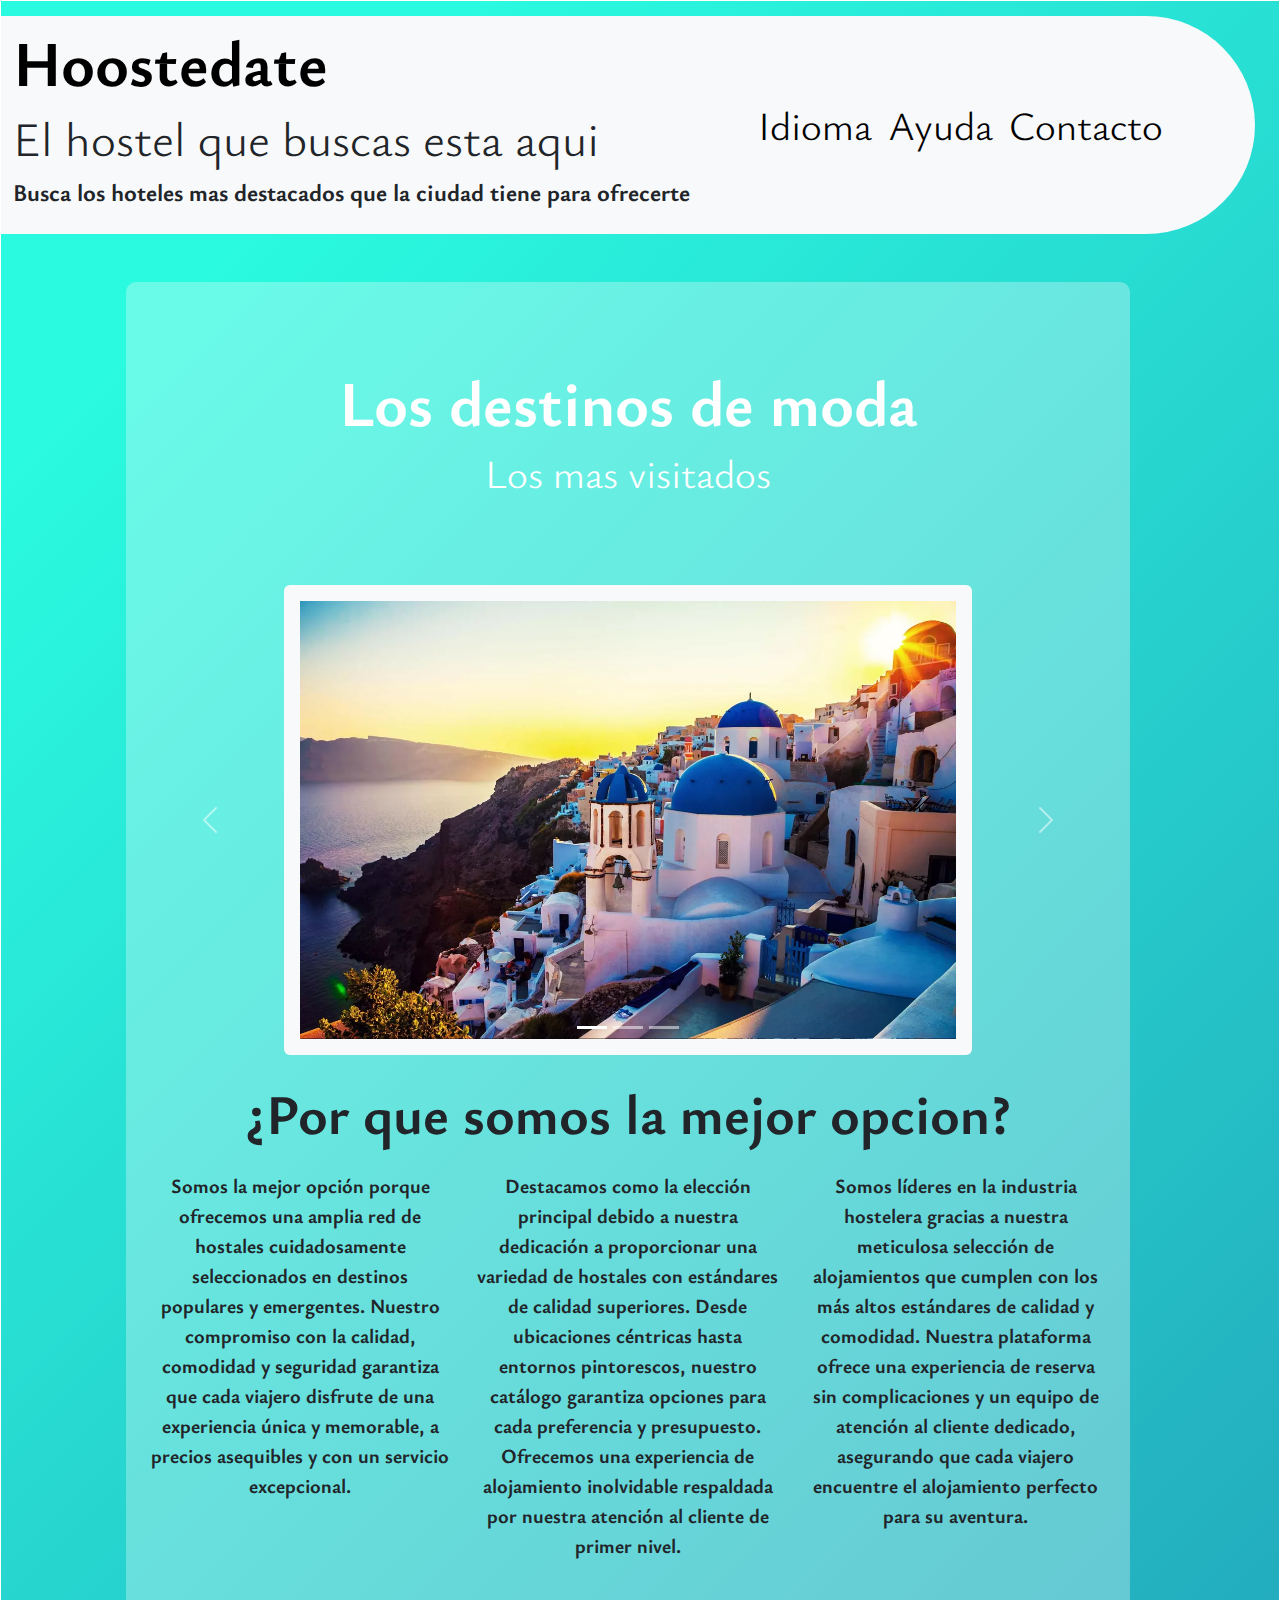
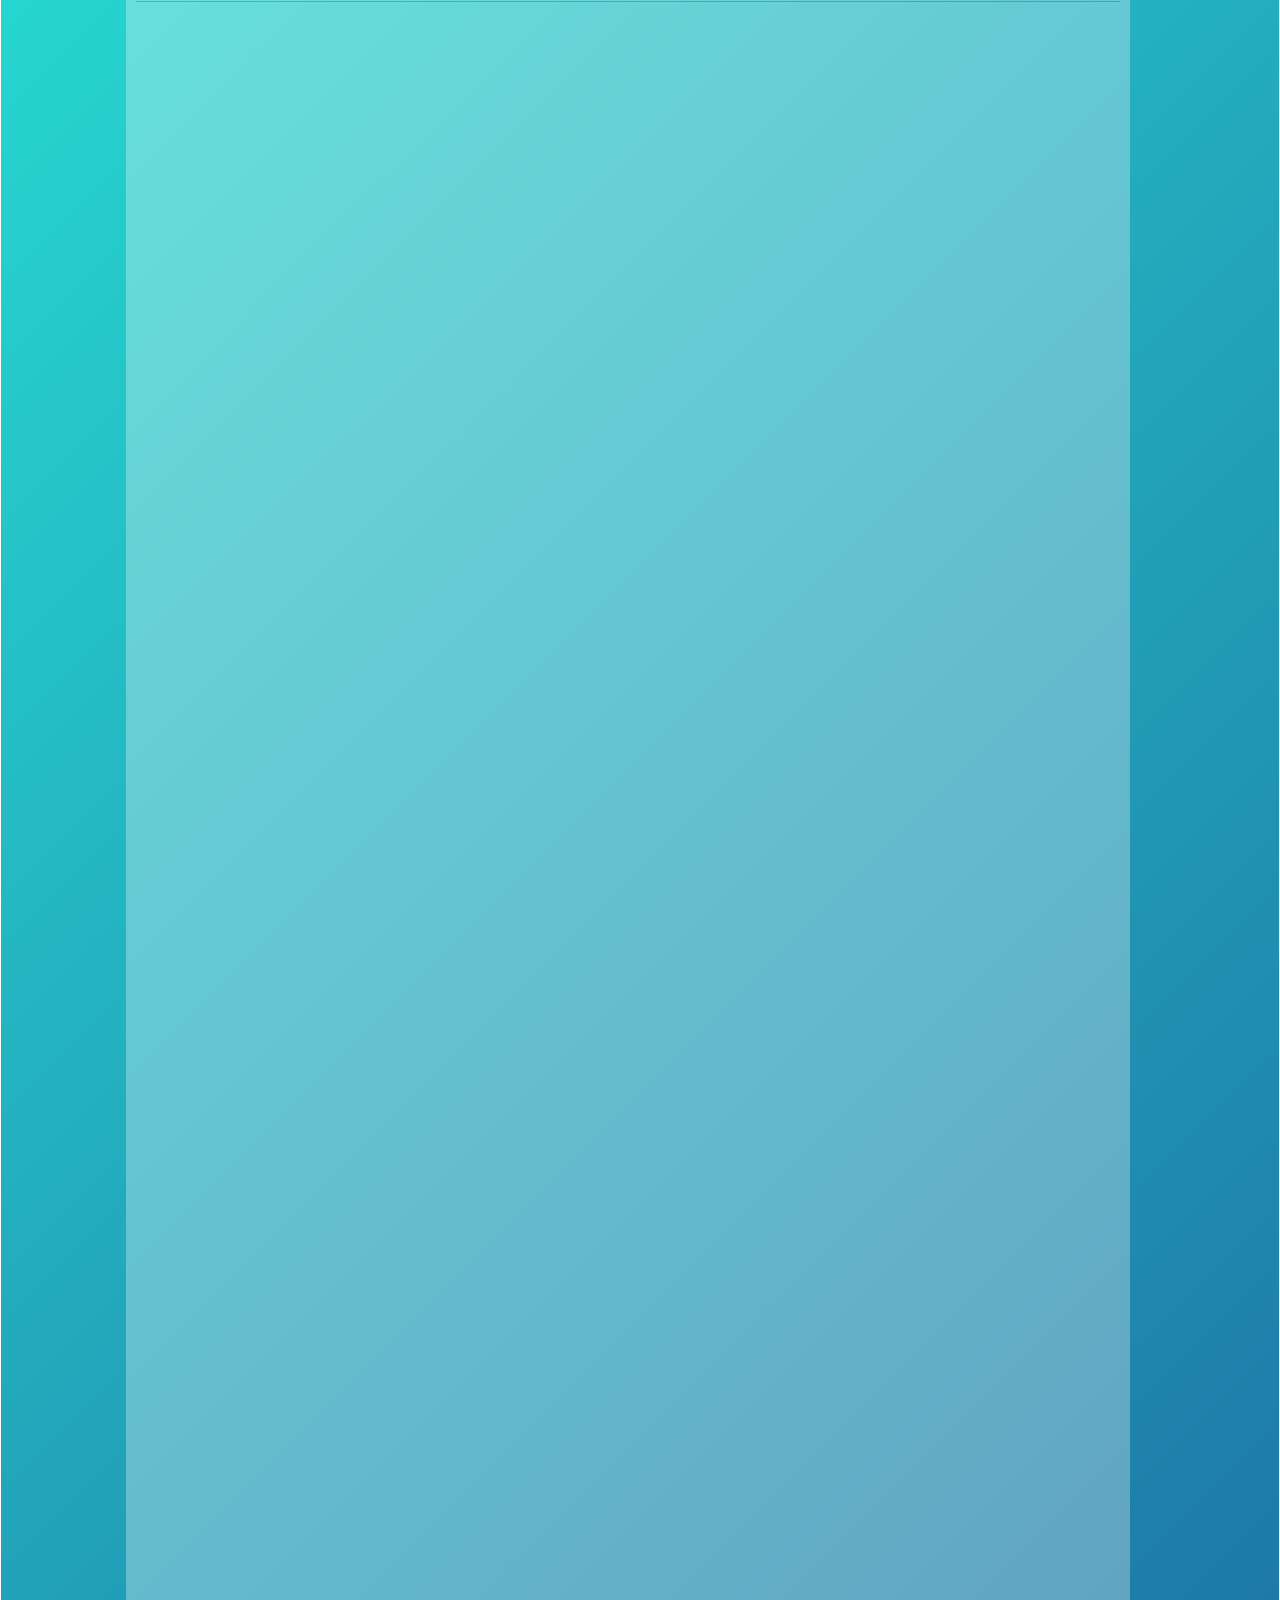
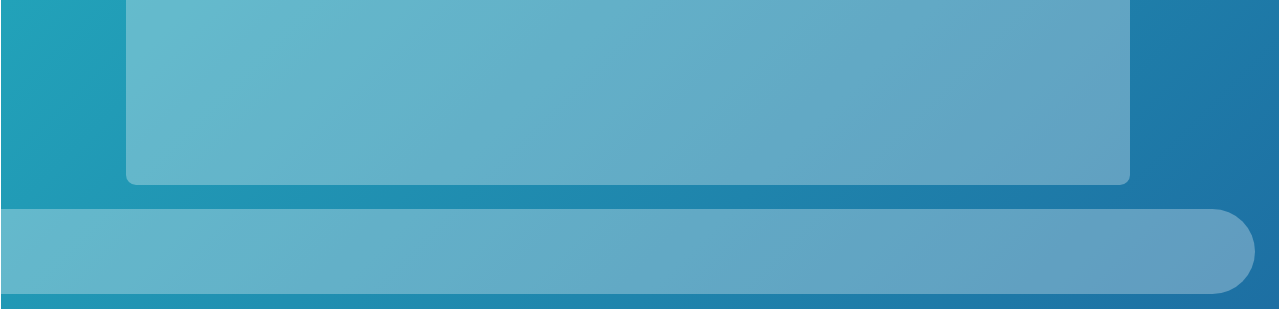
<file: index.html>
<!DOCTYPE html>
<html lang="es">
  <head>
    <meta charset="UTF-8" />
    <meta name="viewport" content="width=device-width, initial-scale=1.0" />
    <meta
      name="keywords"
      content="hostales, hosterías, albergues, hospedaje económico,mochileros"
    />
    <meta
      name="description"
      content="Descubre los mejores hostales para tu próximo viaje. Encuentra alojamiento económico y acogedor en destinos populares para mochileros. Reserva habitaciones privadas o dormitorios compartidos y vive una experiencia única mientras exploras el mundo. ¡Haz tu reserva hoy mismo y comienza tu aventura!"
    />

    <link
      rel="stylesheet"
      href="https://cdnjs.cloudflare.com/ajax/libs/animate.css/4.1.1/animate.min.css"
    />
    <link
      rel="stylesheet"
      href="https://cdn.jsdelivr.net/npm/bootstrap@5.3.3/dist/css/bootstrap.min.css"
    />
    <link
      rel="stylesheet"
      href="https://cdnjs.cloudflare.com/ajax/libs/font-awesome/6.5.1/css/all.min.css"
      integrity="sha512-DTOQO9RWCH3ppGqcWaEA1BIZOC6xxalwEsw9c2QQeAIftl+Vegovlnee1c9QX4TctnWMn13TZye+giMm8e2LwA=="
      crossorigin="anonymous"
      referrerpolicy="no-referrer"
    />
    <link href="https://unpkg.com/aos@2.3.1/dist/aos.css" rel="stylesheet" />

    <link rel="stylesheet" href="./css/style.css" />

    <title>Hoostedate</title>
    <link rel="icon" href="./img/ico.ico" type="image/x-icon" />
  </head>
  <body class="conteiner ps-0 pe-4">
    <header class="d-flex mb-5 flex-column rounded-end-pill bg-light">
      <nav class="navbar navbar-expand-lg">
        <div class="container-fluid justify-content-start">
          <div class="row">
            <a href="./index.html">
              <h1 class="col-12 fw-bold display-3">Hoostedate</h1></a
            >
            <h2 class="col-12 display-5">El hostel que buscas esta aqui</h2>
            <p class="fs-4">
              Busca los hoteles mas destacados que la ciudad tiene para
              ofrecerte
            </p>
          </div>
          <button
            class="navbar-toggler"
            type="button"
            data-bs-toggle="collapse"
            data-bs-target="#navbarSupportedContent"
            aria-controls="navbarSupportedContent"
            aria-expanded="false"
            aria-label="Toggle navigation"
          >
            <span class="navbar-toggler-icon"></span>
          </button>
          <div
            class="collapse navbar-collapse justify-content-end pe-5"
            id="navbarSupportedContent"
          >
            <div class="navbar-nav mb-2 mb-lg-0 pe-4">
              <!-- Button trigger modal -->
              <button
                class="d-inline-block m-2 display-6 nav-item d-flex justify-content-center no-btn"
                data-bs-toggle="modal"
                data-bs-target="#exampleModal"
              >
                Idioma
              </button>

              <!-- Modal -->
              <div
                class="modal fade"
                id="exampleModal"
                tabindex="-1"
                aria-labelledby="exampleModalLabel"
                aria-hidden="true"
              >
                <div class="modal-dialog">
                  <div class="modal-content color-modal">
                    <div class="modal-header">
                      <h3
                        class="modal-title display-6 fw-bold"
                        id="exampleModalLabel"
                      >
                        Elegí tu idioma
                      </h3>
                      <button
                        type="button"
                        class="btn-close"
                        data-bs-dismiss="modal"
                        aria-label="Close"
                      ></button>
                    </div>
                    <div class="modal-body">
                      <div class="form-check">
                        <input
                          class="form-check-input"
                          type="radio"
                          name="flexRadioDefault"
                          id="flexRadioDefault1"
                        />
                        <label class="form-check-label" for="flexRadioDefault1">
                          Español
                        </label>
                      </div>
                      <div class="form-check">
                        <input
                          class="form-check-input"
                          type="radio"
                          name="flexRadioDefault"
                          id="flexRadioDefault2"
                          checked
                        />
                        <label class="form-check-label" for="flexRadioDefault2">
                          Ingles
                        </label>
                      </div>
                      <div class="form-check">
                        <input
                          class="form-check-input"
                          type="radio"
                          name="flexRadioDefault"
                          id="flexRadioDefault1"
                        />
                        <label class="form-check-label" for="flexRadioDefault1">
                          Italiano
                        </label>
                      </div>
                      <div class="form-check">
                        <input
                          class="form-check-input"
                          type="radio"
                          name="flexRadioDefault"
                          id="flexRadioDefault1"
                        />
                        <label class="form-check-label" for="flexRadioDefault1">
                          Portugues
                        </label>
                      </div>
                    </div>
                    <div class="modal-footer">
                      <button
                        type="button"
                        class="btn btn-modal"
                        data-bs-dismiss="modal"
                      >
                        Cerrar
                      </button>
                    </div>
                  </div>
                </div>
              </div>

              <button
                class="d-inline-block m-2 display-6 nav-item d-flex justify-content-center cursor no-btn"
                data-bs-toggle="modal"
                data-bs-target="#staticBackdrop"
              >
                <!-- Launch static backdrop modal -->
                Ayuda
              </button>

              <!-- Modal -->
              <div
                class="modal fade"
                id="staticBackdrop"
                data-bs-backdrop="static"
                data-bs-keyboard="false"
                tabindex="-1"
                aria-labelledby="staticBackdropLabel"
                aria-hidden="true"
              >
                <div class="modal-dialog">
                  <div class="modal-content color-modal">
                    <div class="modal-header">
                      <h3
                        class="modal-title display-6 fw-bold"
                        id="staticBackdropLabel"
                      >
                        ¿Quienes somos?
                      </h3>
                      <button
                        type="button"
                        class="btn-close"
                        data-bs-dismiss="modal"
                        aria-label="Close"
                      ></button>
                    </div>
                    <div class="modal-body">
                      Somos una plataforma dedicada a ofrecer una amplia
                      selección de hostales alrededor del mundo. Nos destacamos
                      por brindar experiencias únicas y económicas de
                      alojamiento para viajeros de todas partes. Nuestra misión
                      es conectar a los viajeros con alojamientos auténticos y
                      acogedores, facilitando aventuras inolvidables a precios
                      accesibles
                    </div>
                    <div class="modal-footer">
                      <button
                        type="button"
                        class="btn btn-modal"
                        data-bs-dismiss="modal"
                      >
                        Cerrar
                      </button>
                    </div>
                  </div>
                </div>
              </div>

              <!-- Button trigger modal -->
              <button
                class="d-inline-block m-2 display-6 nav-item d-flex justify-content-center no-btn"
                data-bs-toggle="modal"
                data-bs-target="#exampleModal2"
              >
                Contacto
              </button>

              <!-- Modal -->
              <div
                class="modal fade"
                id="exampleModal2"
                tabindex="-1"
                aria-labelledby="exampleModalLabel"
                aria-hidden="true"
              >
                <div class="modal-dialog">
                  <div class="modal-content color-modal">
                    <div class="modal-header">
                      <h3
                        class="modal-title display-6 fw-bold"
                        id="exampleModalLabel"
                      >
                        Seguinos en las redes
                      </h3>
                      <button
                        type="button"
                        class="btn-close"
                        data-bs-dismiss="modal"
                        aria-label="Close"
                      ></button>
                    </div>
                    <div class="modal-body">
                      <p>Email: Hoostedate@outllok.com</p>
                      <p>Telefono: 0800-111-4698</p>
                      <p>WhatsApp: 1151892328</p>
                    </div>
                    <div class="modal-footer">
                      <button
                        type="button"
                        class="btn btn-modal"
                        data-bs-dismiss="modal"
                      >
                        Cerrar
                      </button>
                    </div>
                  </div>
                </div>
              </div>
            </div>
          </div>
        </div>
      </nav>
    </header>
    <div class="conteiner">
      <section class="section container mb-4">
        <!-- /////jumbotron//// -->
        <div
          class="hero d-flex align-items-center justify-content-center animate__animated animate__flipInX"
        >
          <div class="mt-4 mb-4 p-5 text-white rounded jumbotron">
            <h3 class="hero-h2 display-3 fw-bold text-center">
              Los destinos de moda
            </h3>
            <p class="display-6 text-center">Los mas visitados</p>
          </div>
        </div>
        <!-- ///// fin jumbotron//// -->

        <!-- ///carrousel//// -->
        <div
          id="carouselExampleIndicators"
          class="carousel slide mx-0 my-4 my-md-0 carrousel"
        >
          <div class="carousel-indicators">
            <button
              type="button"
              data-bs-target="#carouselExampleIndicators"
              data-bs-slide-to="0"
              class="active"
              aria-current="true"
              aria-label="Slide 1"
            ></button>
            <button
              type="button"
              data-bs-target="#carouselExampleIndicators"
              data-bs-slide-to="1"
              aria-label="Slide 2"
            ></button>
            <button
              type="button"
              data-bs-target="#carouselExampleIndicators"
              data-bs-slide-to="2"
              aria-label="Slide 3"
            ></button>
          </div>
          <div class="carousel-inner">
            <div class="carousel-item active">
              <img
                src="./img/grecia.jpg"
                class="d-block p-3 bg-light rounded mx-auto col-10 col-md-8"
                alt="gracia"
              />
            </div>
            <div class="carousel-item">
              <img
                src="./img/little-roma.jpg"
                class="d-block p-3 bg-light rounded mx-auto col-10 col-md-8"
                alt="little roma"
              />
            </div>
            <div class="carousel-item">
              <img
                src="./img/ditrevi.jpg"
                class="d-block p-3 bg-light rounded mx-auto col-10 col-md-8"
                alt="ditrevi"
              />
            </div>
          </div>
          <button
            class="carousel-control-prev"
            type="button"
            data-bs-target="#carouselExampleIndicators"
            data-bs-slide="prev"
          >
            <span class="carousel-control-prev-icon" aria-hidden="true"></span>
            <span class="visually-hidden">Previous</span>
          </button>
          <button
            class="carousel-control-next"
            type="button"
            data-bs-target="#carouselExampleIndicators"
            data-bs-slide="next"
          >
            <span class="carousel-control-next-icon" aria-hidden="true"></span>
            <span class="visually-hidden">Next</span>
          </button>
        </div>

        <!-- ///fin del carrousel//// -->

        <div class="text-center my-4">
          <div class="row mx-0 mb-3">
            <h4 class="col display-4 fw-bold">
              ¿Por que somos la mejor opcion?
            </h4>
          </div>
          <div class="row mx-0">
            <p class="col-12 col-lg-4 fs-5">
              Somos la mejor opción porque ofrecemos una amplia red de hostales
              cuidadosamente seleccionados en destinos populares y emergentes.
              Nuestro compromiso con la calidad, comodidad y seguridad garantiza
              que cada viajero disfrute de una experiencia única y memorable, a
              precios asequibles y con un servicio excepcional.
            </p>

            <p class="col-12 col-lg-4 fs-5">
              Destacamos como la elección principal debido a nuestra dedicación
              a proporcionar una variedad de hostales con estándares de calidad
              superiores. Desde ubicaciones céntricas hasta entornos
              pintorescos, nuestro catálogo garantiza opciones para cada
              preferencia y presupuesto. Ofrecemos una experiencia de
              alojamiento inolvidable respaldada por nuestra atención al cliente
              de primer nivel.
            </p>
            <p class="col-12 col-lg-4 fs-5">
              Somos líderes en la industria hostelera gracias a nuestra
              meticulosa selección de alojamientos que cumplen con los más altos
              estándares de calidad y comodidad. Nuestra plataforma ofrece una
              experiencia de reserva sin complicaciones y un equipo de atención
              al cliente dedicado, asegurando que cada viajero encuentre el
              alojamiento perfecto para su aventura.
            </p>
          </div>
        </div>

        <hr />

        <div class="row">
          <div class="col-md-12 mb-4" data-aos="fade-right">
            <div class="row bg-light p-3 rounded mx-0">
              <div
                class="col-12 col-xl-8 order-md-2 d-flex flex-column align-items-center justify-content-center"
              >
                <h5 class="display-5 fw-bold">Te recomendamos roma</h5>
                <p class="fs-2 px-md-5">
                  Cautivadora con su historia, arte, arquitectura y gastronomía
                  excepcionales, ofreciendo una experiencia cultural única e
                  inolvidable para los visitantes.
                </p>
                <a href="./roma.html" class="btn btn-lg btn-color"
                  >Vamos a roma</a
                >
              </div>
              <div class="col-12 col-xl-4 order-md-1 images">
                <img class="rounded" src="./img/roma.jpg" alt="roma" />
              </div>
            </div>
          </div>

          <div class="col-md-12 mb-4" data-aos="fade-right">
            <div class="row bg-light p-3 rounded mx-0">
              <div
                class="col-12 col-xl-8 order-md-2 d-flex flex-column align-items-center justify-content-center"
              >
                <h5 class="display-5 fw-bold">little-roma</h5>
                <p class="fs-2 px-md-5">
                  "Ubicado en el corazón de Roma, nuestro hostel combina la
                  comodidad moderna con el encanto histórico. Con habitaciones
                  acogedoras y vistas impresionantes. Nuestro personal amable y
                  servicial garantiza una estancia memorable y auténtica en la
                  Ciudad Eterna."
                </p>
                <a href="./little-roma.html" class="btn btn-lg btn-color"
                  >Alquilamos?</a
                >
              </div>
              <div class="col-12 col-xl-4 order-md-1 images">
                <img
                  class="rounded"
                  src="./img/little-roma.jpg"
                  alt="little roma"
                />
              </div>
            </div>
          </div>

          <div class="col-md-6" data-aos="fade-up">
            <div class="card align-items-center h-100 py-3">
              <img
                src="./img/persona.jpg"
                class="card-img-top card__img"
                alt="testimonio"
              />
              <div class="card-body">
                <p class="card-text fs-3">
                  "Encontré el hostal perfecto en la plataforma. Ubicación
                  céntrica, ambiente acogedor y personal amable. Reservar fue
                  fácil y seguro. Definitivamente usaré este sitio nuevamente en
                  mis próximos viajes. Recomiendo esta plataforma a todos los
                  viajeros que buscan una estancia memorable y económica.""
                </p>
              </div>
            </div>
          </div>

          <div class="col-md-6" data-aos="fade-up">
            <div class="card align-items-center h-100 py-3">
              <img
                src="./img/persona2.jpg"
                class="card-img-top card__img"
                alt="testimonio 2"
              />
              <div class="card-body">
                <p class="card-text fs-3">
                  "Descubrí la página de hostales y ¡fue un hallazgo! Reservé en
                  un hostal con una atmósfera vibrante y precios asequibles. El
                  equipo de atención al cliente fue excepcional, ¡realmente se
                  preocupan por los viajeros! Una experiencia fantástica que
                  repetiré sin duda en mis futuros viajes."
                </p>
              </div>
            </div>
          </div>
        </div>
      </section>
    </div>
    <footer class="rounded-end-pill">
      <a href="https://www.facebook.com/">
        <i class="iconos fa-brands fa-facebook"></i
      ></a>
      <a href="https://www.instagram.com/">
        <i class="iconos fa-brands fa-instagram"></i
      ></a>
      <a href="https://twitter.com/">
        <i class="iconos fa-brands fa-x-twitter"></i
      ></a>
    </footer>

    <script
      src="https://cdn.jsdelivr.net/npm/@popperjs/core@2.11.8/dist/umd/popper.min.js"
      integrity="sha384-I7E8VVD/ismYTF4hNIPjVp/Zjvgyol6VFvRkX/vR+Vc4jQkC+hVqc2pM8ODewa9r"
      crossorigin="anonymous"
    ></script>
    <script
      src="https://cdn.jsdelivr.net/npm/bootstrap@5.3.3/dist/js/bootstrap.min.js"
      integrity="sha384-0pUGZvbkm6XF6gxjEnlmuGrJXVbNuzT9qBBavbLwCsOGabYfZo0T0to5eqruptLy"
      crossorigin="anonymous"
    ></script>
    <script src="https://unpkg.com/aos@2.3.1/dist/aos.js"></script>
    <script>
      AOS.init();
    </script>
  </body>
</html>
</file>
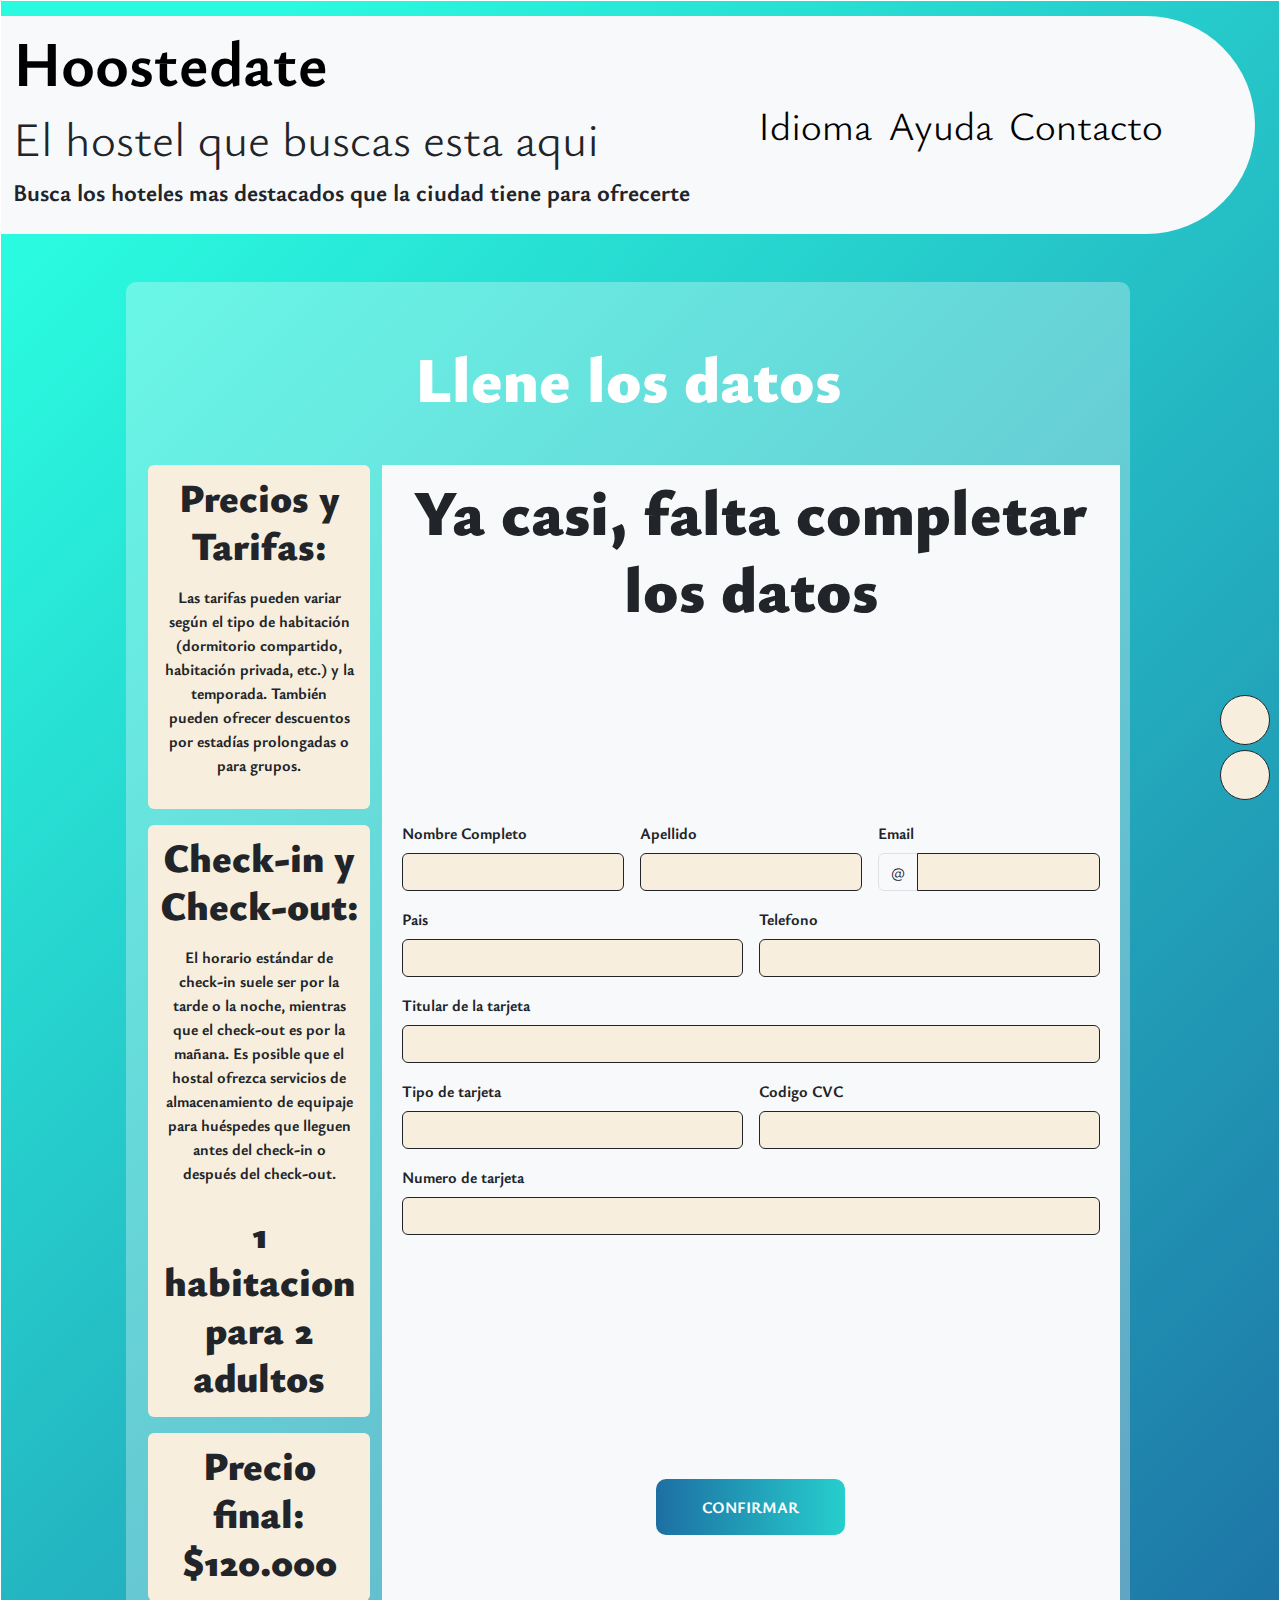
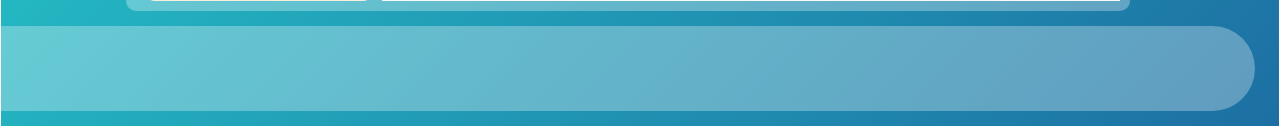
<file: datos.html>
<!DOCTYPE html>
<html lang="es">
  <head>
    <meta charset="UTF-8" />
    <meta name="viewport" content="width=device-width, initial-scale=1.0" />
    <link
      rel="stylesheet"
      href="https://cdnjs.cloudflare.com/ajax/libs/animate.css/4.1.1/animate.min.css"
    />
    <meta
      name="keywords"
      content="hostales, reserva de hostales, alojamiento económico, habitaciones privadas, dormitorios compartidos"
    />
    <meta
      name="description"
      content="Encuentra y reserva los mejores hostales para tu próxima aventura de viaje. Ofrecemos alojamiento económico en habitaciones privadas y dormitorios compartidos en destinos populares para mochileros. Completa nuestro sencillo formulario de reserva en línea y asegura tu lugar para unas vacaciones inolvidables. ¡Haz tu reserva ahora y comienza a planificar tu escapada!"
    />

    <link
      rel="stylesheet"
      href="https://cdn.jsdelivr.net/npm/bootstrap@5.3.3/dist/css/bootstrap.min.css"
    />
    <link
      rel="stylesheet"
      href="https://cdnjs.cloudflare.com/ajax/libs/font-awesome/6.5.1/css/all.min.css"
      integrity="sha512-DTOQO9RWCH3ppGqcWaEA1BIZOC6xxalwEsw9c2QQeAIftl+Vegovlnee1c9QX4TctnWMn13TZye+giMm8e2LwA=="
      crossorigin="anonymous"
      referrerpolicy="no-referrer"
    />
    <link rel="stylesheet" href="./css/style.css" />
    <title>Datos</title>
    <link rel="icon" href="./img/ico.ico" type="image/x-icon" />
  </head>
  <body class="conteiner ps-0 pe-4">
    <header class="d-flex mb-5 flex-column rounded-end-pill bg-light">
      <nav class="navbar navbar-expand-lg">
        <div class="container-fluid justify-content-start">
          <div class="row">
            <a href="./index.html">
              <h1 class="col-12 fw-bold display-3">Hoostedate</h1></a
            >
            <h2 class="col-12 display-5">El hostel que buscas esta aqui</h2>
            <p class="fs-4">
              Busca los hoteles mas destacados que la ciudad tiene para
              ofrecerte
            </p>
          </div>
          <button
            class="navbar-toggler"
            type="button"
            data-bs-toggle="collapse"
            data-bs-target="#navbarSupportedContent"
            aria-controls="navbarSupportedContent"
            aria-expanded="false"
            aria-label="Toggle navigation"
          >
            <span class="navbar-toggler-icon"></span>
          </button>
          <div
            class="collapse navbar-collapse justify-content-end pe-5"
            id="navbarSupportedContent"
          >
            <div class="navbar-nav mb-2 mb-lg-0 pe-4">
              <!-- Button trigger modal -->
              <button
                class="d-inline-block m-2 display-6 nav-item d-flex justify-content-center no-btn"
                data-bs-toggle="modal"
                data-bs-target="#exampleModal"
              >
                Idioma
              </button>

              <!-- Modal -->
              <div
                class="modal fade"
                id="exampleModal"
                tabindex="-1"
                aria-labelledby="exampleModalLabel"
                aria-hidden="true"
              >
                <div class="modal-dialog">
                  <div class="modal-content color-modal">
                    <div class="modal-header">
                      <h3
                        class="modal-title display-6 fw-bold"
                        id="exampleModalLabel"
                      >
                        Elegí tu idioma
                      </h3>
                      <button
                        type="button"
                        class="btn-close"
                        data-bs-dismiss="modal"
                        aria-label="Close"
                      ></button>
                    </div>
                    <div class="modal-body">
                      <div class="form-check">
                        <input
                          class="form-check-input"
                          type="radio"
                          name="flexRadioDefault"
                          id="flexRadioDefault1"
                        />
                        <label class="form-check-label" for="flexRadioDefault1">
                          Español
                        </label>
                      </div>
                      <div class="form-check">
                        <input
                          class="form-check-input"
                          type="radio"
                          name="flexRadioDefault"
                          id="flexRadioDefault2"
                          checked
                        />
                        <label class="form-check-label" for="flexRadioDefault2">
                          Ingles
                        </label>
                      </div>
                      <div class="form-check">
                        <input
                          class="form-check-input"
                          type="radio"
                          name="flexRadioDefault"
                          id="flexRadioDefault1"
                        />
                        <label class="form-check-label" for="flexRadioDefault1">
                          Italiano
                        </label>
                      </div>
                      <div class="form-check">
                        <input
                          class="form-check-input"
                          type="radio"
                          name="flexRadioDefault"
                          id="flexRadioDefault1"
                        />
                        <label class="form-check-label" for="flexRadioDefault1">
                          Portugues
                        </label>
                      </div>
                    </div>
                    <div class="modal-footer">
                      <button
                        type="button"
                        class="btn btn-modal"
                        data-bs-dismiss="modal"
                      >
                        Cerrar
                      </button>
                    </div>
                  </div>
                </div>
              </div>

              <button
                class="d-inline-block m-2 display-6 nav-item d-flex justify-content-center cursor no-btn"
                data-bs-toggle="modal"
                data-bs-target="#staticBackdrop"
              >
                <!-- Launch static backdrop modal -->
                Ayuda
              </button>

              <!-- Modal -->
              <div
                class="modal fade"
                id="staticBackdrop"
                data-bs-backdrop="static"
                data-bs-keyboard="false"
                tabindex="-1"
                aria-labelledby="staticBackdropLabel"
                aria-hidden="true"
              >
                <div class="modal-dialog">
                  <div class="modal-content color-modal">
                    <div class="modal-header">
                      <h3
                        class="modal-title display-6 fw-bold"
                        id="staticBackdropLabel"
                      >
                        ¿Quienes somos?
                      </h3>
                      <button
                        type="button"
                        class="btn-close"
                        data-bs-dismiss="modal"
                        aria-label="Close"
                      ></button>
                    </div>
                    <div class="modal-body">
                      Somos una plataforma dedicada a ofrecer una amplia
                      selección de hostales alrededor del mundo. Nos destacamos
                      por brindar experiencias únicas y económicas de
                      alojamiento para viajeros de todas partes. Nuestra misión
                      es conectar a los viajeros con alojamientos auténticos y
                      acogedores, facilitando aventuras inolvidables a precios
                      accesibles
                    </div>
                    <div class="modal-footer">
                      <button
                        type="button"
                        class="btn btn-modal"
                        data-bs-dismiss="modal"
                      >
                        Cerrar
                      </button>
                    </div>
                  </div>
                </div>
              </div>

              <!-- Button trigger modal -->
              <button
                class="d-inline-block m-2 display-6 nav-item d-flex justify-content-center no-btn"
                data-bs-toggle="modal"
                data-bs-target="#exampleModal2"
              >
                Contacto
              </button>

              <!-- Modal -->
              <div
                class="modal fade"
                id="exampleModal2"
                tabindex="-1"
                aria-labelledby="exampleModalLabel"
                aria-hidden="true"
              >
                <div class="modal-dialog">
                  <div class="modal-content color-modal">
                    <div class="modal-header">
                      <h3
                        class="modal-title display-6 fw-bold"
                        id="exampleModalLabel"
                      >
                        Seguinos en las redes
                      </h3>
                      <button
                        type="button"
                        class="btn-close"
                        data-bs-dismiss="modal"
                        aria-label="Close"
                      ></button>
                    </div>
                    <div class="modal-body">
                      <p>Email: Hoostedate@outllok.com</p>
                      <p>Telefono: 0800-111-4698</p>
                      <p>WhatsApp: 1151892328</p>
                    </div>
                    <div class="modal-footer">
                      <button
                        type="button"
                        class="btn btn-modal"
                        data-bs-dismiss="modal"
                      >
                        Cerrar
                      </button>
                    </div>
                  </div>
                </div>
              </div>
            </div>
          </div>
        </div>
      </nav>
    </header>
    <section class="section container">
      <div class="row m-0">
        <h4 class="col-12 display-3 text-center text-white my-5 fw-bolder">
          Llene los datos
        </h4>

        <div class="col-lg-3 d-flex flex-column justify-content-around">
          <div class="terciario rounded p-2 my-2 my-lg-0 mb-0 mb-lg-2">
            <h5 class="display-6 text-center fw-bolder">Precios y Tarifas:</h5>
            <p class="text-center p-2">
              Las tarifas pueden variar según el tipo de habitación (dormitorio
              compartido, habitación privada, etc.) y la temporada. También
              pueden ofrecer descuentos por estadías prolongadas o para grupos.
            </p>
          </div>
          <div class="terciario rounded p-2 my-2">
            <h5 class="display-6 text-center fw-bolder">
              Check-in y Check-out:
            </h5>
            <p class="text-center p-2">
              El horario estándar de check-in suele ser por la tarde o la noche,
              mientras que el check-out es por la mañana. Es posible que el
              hostal ofrezca servicios de almacenamiento de equipaje para
              huéspedes que lleguen antes del check-in o después del check-out.
            </p>

            <h5 class="display-6 text-center fw-bolder">
              1 habitacion para 2 adultos
            </h5>
          </div>
          <div class="terciario p-2 rounded mt-2">
            <h6 class="display-6 text-center fw-bolder">
              Precio final: $120.000
            </h6>
          </div>
        </div>

        <div class="col-lg-9 mt-lg-0 mt-5 bg-light d-flex">
          <div
            class="p-2 bg-light rounded d-flex flex-column justify-content-between"
          >
            <h3 class="display-3 text-center fw-bolder">
              Ya casi, falta completar los datos
            </h3>

            <form class="row g-3 needs-validation form-datos" novalidate>
              <div class="col-md-4">
                <label for="validationCustom01" class="form-label"
                  >Nombre Completo</label
                >
                <input
                  type="text"
                  class="form-control border border-dark"
                  id="validationCustom01"
                  required
                />
                <div class="valid-feedback">Looks good!</div>
              </div>
              <div class="col-md-4">
                <label for="validationCustom02" class="form-label"
                  >Apellido</label
                >
                <input
                  type="text"
                  class="form-control border border-dark"
                  id="validationCustom02"
                  required
                />
                <div class="valid-feedback">Looks good!</div>
              </div>
              <div class="col-md-4">
                <label for="validationCustomUsername" class="form-label"
                  >Email</label
                >
                <div class="input-group has-validation">
                  <span class="input-group-text" id="inputGroupPrepend">@</span>
                  <input
                    type="email"
                    class="form-control border border-dark"
                    id="validationCustomUsername"
                    aria-describedby="inputGroupPrepend"
                    required
                  />
                  <div class="invalid-feedback">Please choose a username.</div>
                </div>
              </div>
              <div class="col-md-6">
                <label for="validationCustom03" class="form-label">Pais</label>
                <input
                  type="text"
                  class="form-control border border-dark"
                  id="validationCustom03"
                  required
                />
                <div class="invalid-feedback">Please provide a valid city.</div>
              </div>
              <div class="col-md-6">
                <label for="validationCustom02" class="form-label"
                  >Telefono</label
                >
                <input
                  type="number"
                  class="form-control border border-dark"
                  id="validationCustom02"
                  required
                />
                <div class="valid-feedback">Looks good!</div>
              </div>
              <div class="col-md-12">
                <label for="validationCustom02" class="form-label"
                  >Titular de la tarjeta</label
                >
                <input
                  type="text"
                  class="form-control border border-dark"
                  id="validationCustom02"
                  required
                />
                <div class="valid-feedback">Looks good!</div>
              </div>
              <div class="col-md-6">
                <label for="validationCustom02" class="form-label"
                  >Tipo de tarjeta</label
                >
                <input
                  type="text"
                  class="form-control border border-dark"
                  id="validationCustom02"
                  required
                />
                <div class="valid-feedback">Looks good!</div>
              </div>
              <div class="col-md-6">
                <label for="validationCustom02" class="form-label"
                  >Codigo CVC</label
                >
                <input
                  type="text"
                  class="form-control border border-dark"
                  id="validationCustom02"
                  required
                />

                <div class="valid-feedback">Looks good!</div>
              </div>
              <div class="col-md-12">
                <label for="validationCustom02" class="form-label"
                  >Numero de tarjeta</label
                >
                <input
                  type="number"
                  class="form-control border border-dark"
                  id="validationCustom02"
                  required
                />
                <div class="valid-feedback">Looks good!</div>
              </div>
            </form>

            <div class="col-12 text-center my-5">
              <a href="./felecidades.html">
                <button type="button" class="btn btn-color fw-bold">
                  Confirmar
                </button>
              </a>
            </div>
          </div>
        </div>
      </div>
      <div>
        <a href="./little-roma.html"
          ><button
            class="volver terciario border border-dark animate__infinite infinite animate__animated animate__pulse"
          >
            <i class="fa-solid fa-rotate-left"></i></button
        ></a>
      </div>
      <div>
        <a href="./index.html"
          ><button
            class="home terciario border border-dark animate__infinite infinite animate__animated animate__pulse"
          >
            <i class="fa-solid fa-house"></i></button
        ></a>
      </div>
    </section>
    <footer class="rounded-end-pill">
      <a href="https://www.facebook.com/">
        <i class="iconos fa-brands fa-facebook"></i
      ></a>
      <a href="https://www.instagram.com/">
        <i class="iconos fa-brands fa-instagram"></i
      ></a>
      <a href="https://twitter.com/">
        <i class="iconos fa-brands fa-x-twitter"></i
      ></a>
    </footer>
    <script
      src="https://cdn.jsdelivr.net/npm/@popperjs/core@2.11.8/dist/umd/popper.min.js"
      integrity="sha384-I7E8VVD/ismYTF4hNIPjVp/Zjvgyol6VFvRkX/vR+Vc4jQkC+hVqc2pM8ODewa9r"
      crossorigin="anonymous"
    ></script>
    <script
      src="https://cdn.jsdelivr.net/npm/bootstrap@5.3.3/dist/js/bootstrap.min.js"
      integrity="sha384-0pUGZvbkm6XF6gxjEnlmuGrJXVbNuzT9qBBavbLwCsOGabYfZo0T0to5eqruptLy"
      crossorigin="anonymous"
    ></script>
    <script src="https://unpkg.com/aos@2.3.1/dist/aos.js"></script>
  </body>
</html>
</file>
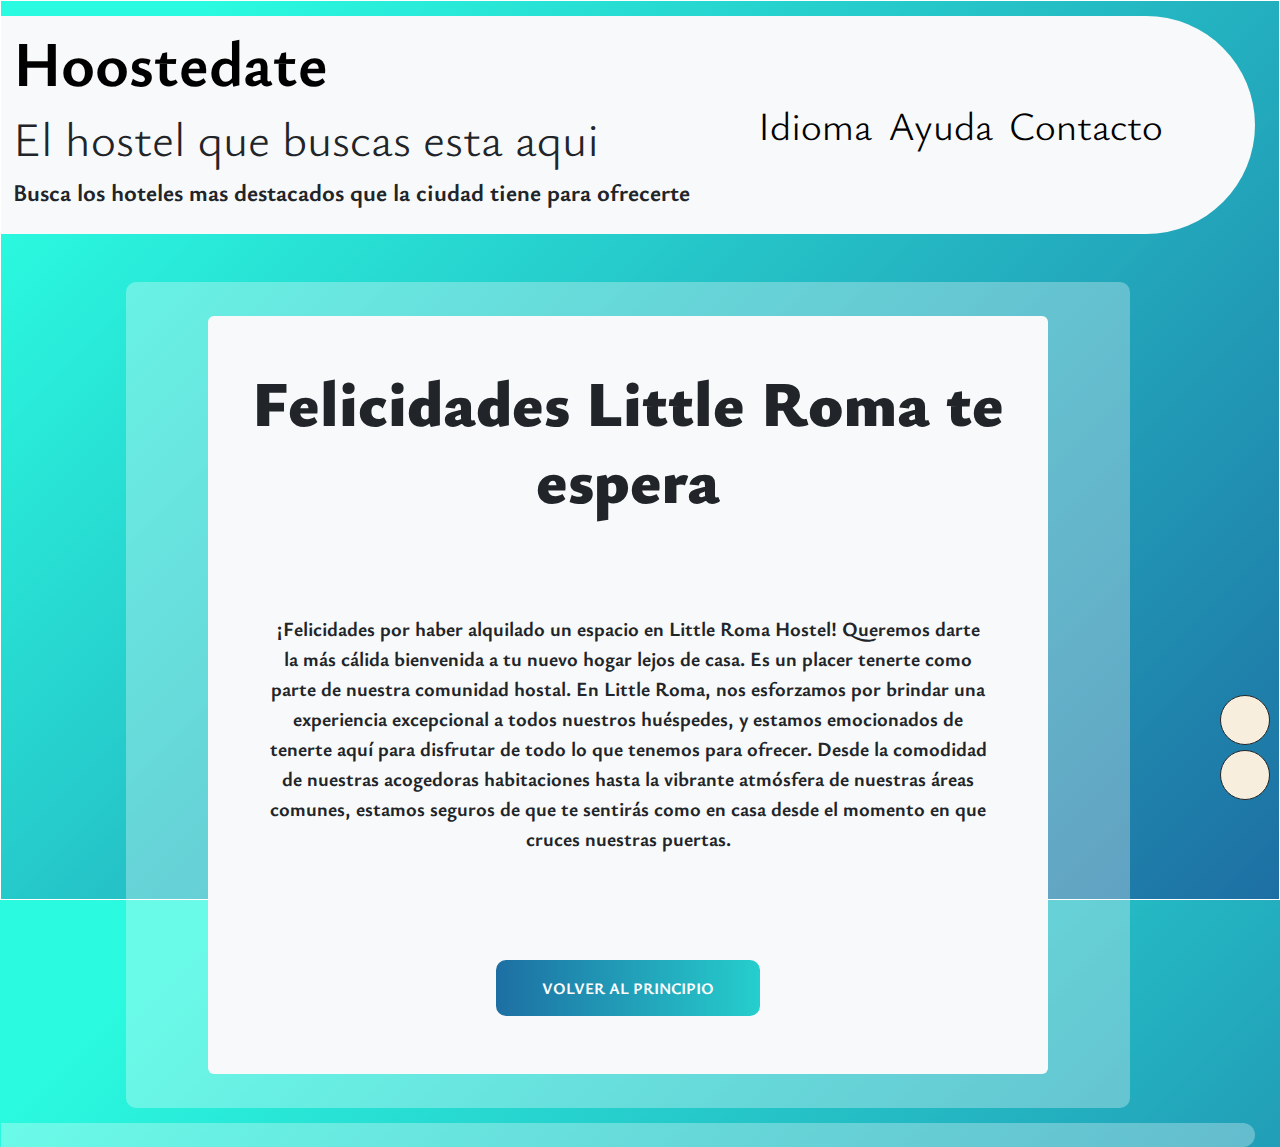
<file: felecidades.html>
<!DOCTYPE html>
<html lang="es">
  <head>
    <meta charset="UTF-8" />
    <meta name="viewport" content="width=device-width, initial-scale=1.0" />
    <meta
      name="keywords"
      content="hostales reservados, reserva confirmada, alojamiento reservado, habitación reservada"
    />
    <meta
      name="description"
      content="¡Tu próximo alojamiento está asegurado! Reserva confirmada en nuestro hostal para tu próximo viaje. Disfruta de la tranquilidad de saber que tienes un lugar reservado donde hospedarte. Explora nuestras opciones de habitaciones y servicios, y prepárate para una experiencia inolvidable."
    />

    <link
      rel="stylesheet"
      href="https://cdnjs.cloudflare.com/ajax/libs/animate.css/4.1.1/animate.min.css"
    />
    <link
      rel="stylesheet"
      href="https://cdn.jsdelivr.net/npm/bootstrap@5.3.3/dist/css/bootstrap.min.css"
    />
    <link
      rel="stylesheet"
      href="https://cdnjs.cloudflare.com/ajax/libs/font-awesome/6.5.1/css/all.min.css"
      integrity="sha512-DTOQO9RWCH3ppGqcWaEA1BIZOC6xxalwEsw9c2QQeAIftl+Vegovlnee1c9QX4TctnWMn13TZye+giMm8e2LwA=="
      crossorigin="anonymous"
      referrerpolicy="no-referrer"
    />
    <link rel="stylesheet" href="./css/style.css" />
    <title>Felicidades</title>
    <link rel="icon" href="./img/ico.ico" type="image/x-icon" />
  </head>
  <body
    class="conteiner ps-0 pe-4 d-flex justify-content-between flex-column vh-100"
  >
    <header class="d-flex mb-5 flex-column rounded-end-pill bg-light">
      <nav class="navbar navbar-expand-lg">
        <div class="container-fluid justify-content-start">
          <div class="row">
            <a href="./index.html">
              <h1 class="col-12 fw-bold display-3">Hoostedate</h1></a
            >
            <h2 class="col-12 display-5">El hostel que buscas esta aqui</h2>
            <p class="fs-4">
              Busca los hoteles mas destacados que la ciudad tiene para
              ofrecerte
            </p>
          </div>
          <button
            class="navbar-toggler"
            type="button"
            data-bs-toggle="collapse"
            data-bs-target="#navbarSupportedContent"
            aria-controls="navbarSupportedContent"
            aria-expanded="false"
            aria-label="Toggle navigation"
          >
            <span class="navbar-toggler-icon"></span>
          </button>
          <div
            class="collapse navbar-collapse justify-content-end pe-5"
            id="navbarSupportedContent"
          >
            <div class="navbar-nav mb-2 mb-lg-0 pe-4">
              <!-- Button trigger modal -->
              <button
                class="d-inline-block m-2 display-6 nav-item d-flex justify-content-center no-btn"
                data-bs-toggle="modal"
                data-bs-target="#exampleModal"
              >
                Idioma
              </button>

              <!-- Modal -->
              <div
                class="modal fade"
                id="exampleModal"
                tabindex="-1"
                aria-labelledby="exampleModalLabel"
                aria-hidden="true"
              >
                <div class="modal-dialog">
                  <div class="modal-content color-modal">
                    <div class="modal-header">
                      <h3
                        class="modal-title display-6 fw-bold"
                        id="exampleModalLabel"
                      >
                        Elegí tu idioma
                      </h3>
                      <button
                        type="button"
                        class="btn-close"
                        data-bs-dismiss="modal"
                        aria-label="Close"
                      ></button>
                    </div>
                    <div class="modal-body">
                      <div class="form-check">
                        <input
                          class="form-check-input"
                          type="radio"
                          name="flexRadioDefault"
                          id="flexRadioDefault1"
                        />
                        <label class="form-check-label" for="flexRadioDefault1">
                          Español
                        </label>
                      </div>
                      <div class="form-check">
                        <input
                          class="form-check-input"
                          type="radio"
                          name="flexRadioDefault"
                          id="flexRadioDefault2"
                          checked
                        />
                        <label class="form-check-label" for="flexRadioDefault2">
                          Ingles
                        </label>
                      </div>
                      <div class="form-check">
                        <input
                          class="form-check-input"
                          type="radio"
                          name="flexRadioDefault"
                          id="flexRadioDefault1"
                        />
                        <label class="form-check-label" for="flexRadioDefault1">
                          Italiano
                        </label>
                      </div>
                      <div class="form-check">
                        <input
                          class="form-check-input"
                          type="radio"
                          name="flexRadioDefault"
                          id="flexRadioDefault1"
                        />
                        <label class="form-check-label" for="flexRadioDefault1">
                          Portugues
                        </label>
                      </div>
                    </div>
                    <div class="modal-footer">
                      <button
                        type="button"
                        class="btn btn-modal"
                        data-bs-dismiss="modal"
                      >
                        Cerrar
                      </button>
                    </div>
                  </div>
                </div>
              </div>

              <button
                class="d-inline-block m-2 display-6 nav-item d-flex justify-content-center cursor no-btn"
                data-bs-toggle="modal"
                data-bs-target="#staticBackdrop"
              >
                <!-- Launch static backdrop modal -->
                Ayuda
              </button>

              <!-- Modal -->
              <div
                class="modal fade"
                id="staticBackdrop"
                data-bs-backdrop="static"
                data-bs-keyboard="false"
                tabindex="-1"
                aria-labelledby="staticBackdropLabel"
                aria-hidden="true"
              >
                <div class="modal-dialog">
                  <div class="modal-content color-modal">
                    <div class="modal-header">
                      <h3
                        class="modal-title display-6 fw-bold"
                        id="staticBackdropLabel"
                      >
                        ¿Quienes somos?
                      </h3>
                      <button
                        type="button"
                        class="btn-close"
                        data-bs-dismiss="modal"
                        aria-label="Close"
                      ></button>
                    </div>
                    <div class="modal-body">
                      Somos una plataforma dedicada a ofrecer una amplia
                      selección de hostales alrededor del mundo. Nos destacamos
                      por brindar experiencias únicas y económicas de
                      alojamiento para viajeros de todas partes. Nuestra misión
                      es conectar a los viajeros con alojamientos auténticos y
                      acogedores, facilitando aventuras inolvidables a precios
                      accesibles
                    </div>
                    <div class="modal-footer">
                      <button
                        type="button"
                        class="btn btn-modal"
                        data-bs-dismiss="modal"
                      >
                        Cerrar
                      </button>
                    </div>
                  </div>
                </div>
              </div>

              <!-- Button trigger modal -->
              <button
                class="d-inline-block m-2 display-6 nav-item d-flex justify-content-center no-btn"
                data-bs-toggle="modal"
                data-bs-target="#exampleModal2"
              >
                Contacto
              </button>

              <!-- Modal -->
              <div
                class="modal fade"
                id="exampleModal2"
                tabindex="-1"
                aria-labelledby="exampleModalLabel"
                aria-hidden="true"
              >
                <div class="modal-dialog">
                  <div class="modal-content color-modal">
                    <div class="modal-header">
                      <h3
                        class="modal-title display-6 fw-bold"
                        id="exampleModalLabel"
                      >
                        Seguinos en las redes
                      </h3>
                      <button
                        type="button"
                        class="btn-close"
                        data-bs-dismiss="modal"
                        aria-label="Close"
                      ></button>
                    </div>
                    <div class="modal-body">
                      <p>Email: Hoostedate@outllok.com</p>
                      <p>Telefono: 0800-111-4698</p>
                      <p>WhatsApp: 1151892328</p>
                    </div>
                    <div class="modal-footer">
                      <button
                        type="button"
                        class="btn btn-modal"
                        data-bs-dismiss="modal"
                      >
                        Cerrar
                      </button>
                    </div>
                  </div>
                </div>
              </div>
            </div>
          </div>
        </div>
      </nav>
    </header>
    <section class="section container">
      <br />
      <div
        class="row flex-column align-items-center mb-4 animate__infinite infinite animate__animated animate__pulse"
      >
        <div class="col-10 felecidades rounded bg-light">
          <h3 class="display-3 fw-bolder text-center col-12 my-5">
            Felicidades Little Roma te espera
          </h3>
          <p class="text-center fs-5 p-5 rounded">
            ¡Felicidades por haber alquilado un espacio en Little Roma Hostel!
            Queremos darte la más cálida bienvenida a tu nuevo hogar lejos de
            casa. Es un placer tenerte como parte de nuestra comunidad hostal.
            En Little Roma, nos esforzamos por brindar una experiencia
            excepcional a todos nuestros huéspedes, y estamos emocionados de
            tenerte aquí para disfrutar de todo lo que tenemos para ofrecer.
            Desde la comodidad de nuestras acogedoras habitaciones hasta la
            vibrante atmósfera de nuestras áreas comunes, estamos seguros de que
            te sentirás como en casa desde el momento en que cruces nuestras
            puertas.
          </p>

          <div class="col-12 text-center my-5">
            <a href="../index.html">
              <button type="button" class="btn btn-color fw-bold">
                Volver al principio
              </button>
            </a>
          </div>
        </div>
      </div>
      <div>
        <a href="./datos.html"
          ><button
            class="volver terciario border border-dark animate__infinite infinite animate__animated animate__pulse"
          >
            <i class="fa-solid fa-rotate-left"></i></button
        ></a>
      </div>

      <div>
        <a href="./index.html"
          ><button
            class="home terciario border border-dark animate__infinite infinite animate__animated animate__pulse"
          >
            <i class="fa-solid fa-house"></i></button
        ></a>
      </div>
    </section>
    <footer class="rounded-end-pill">
      <a href="https://www.facebook.com/">
        <i class="iconos fa-brands fa-facebook"></i
      ></a>
      <a href="https://www.instagram.com/">
        <i class="iconos fa-brands fa-instagram"></i
      ></a>
      <a href="https://twitter.com/">
        <i class="iconos fa-brands fa-x-twitter"></i
      ></a>
    </footer>
    <script
      src="https://cdn.jsdelivr.net/npm/@popperjs/core@2.11.8/dist/umd/popper.min.js"
      integrity="sha384-I7E8VVD/ismYTF4hNIPjVp/Zjvgyol6VFvRkX/vR+Vc4jQkC+hVqc2pM8ODewa9r"
      crossorigin="anonymous"
    ></script>
    <script
      src="https://cdn.jsdelivr.net/npm/bootstrap@5.3.3/dist/js/bootstrap.min.js"
      integrity="sha384-0pUGZvbkm6XF6gxjEnlmuGrJXVbNuzT9qBBavbLwCsOGabYfZo0T0to5eqruptLy"
      crossorigin="anonymous"
    ></script>
    <script src="https://unpkg.com/aos@2.3.1/dist/aos.js"></script>
  </body>
</html>
</file>
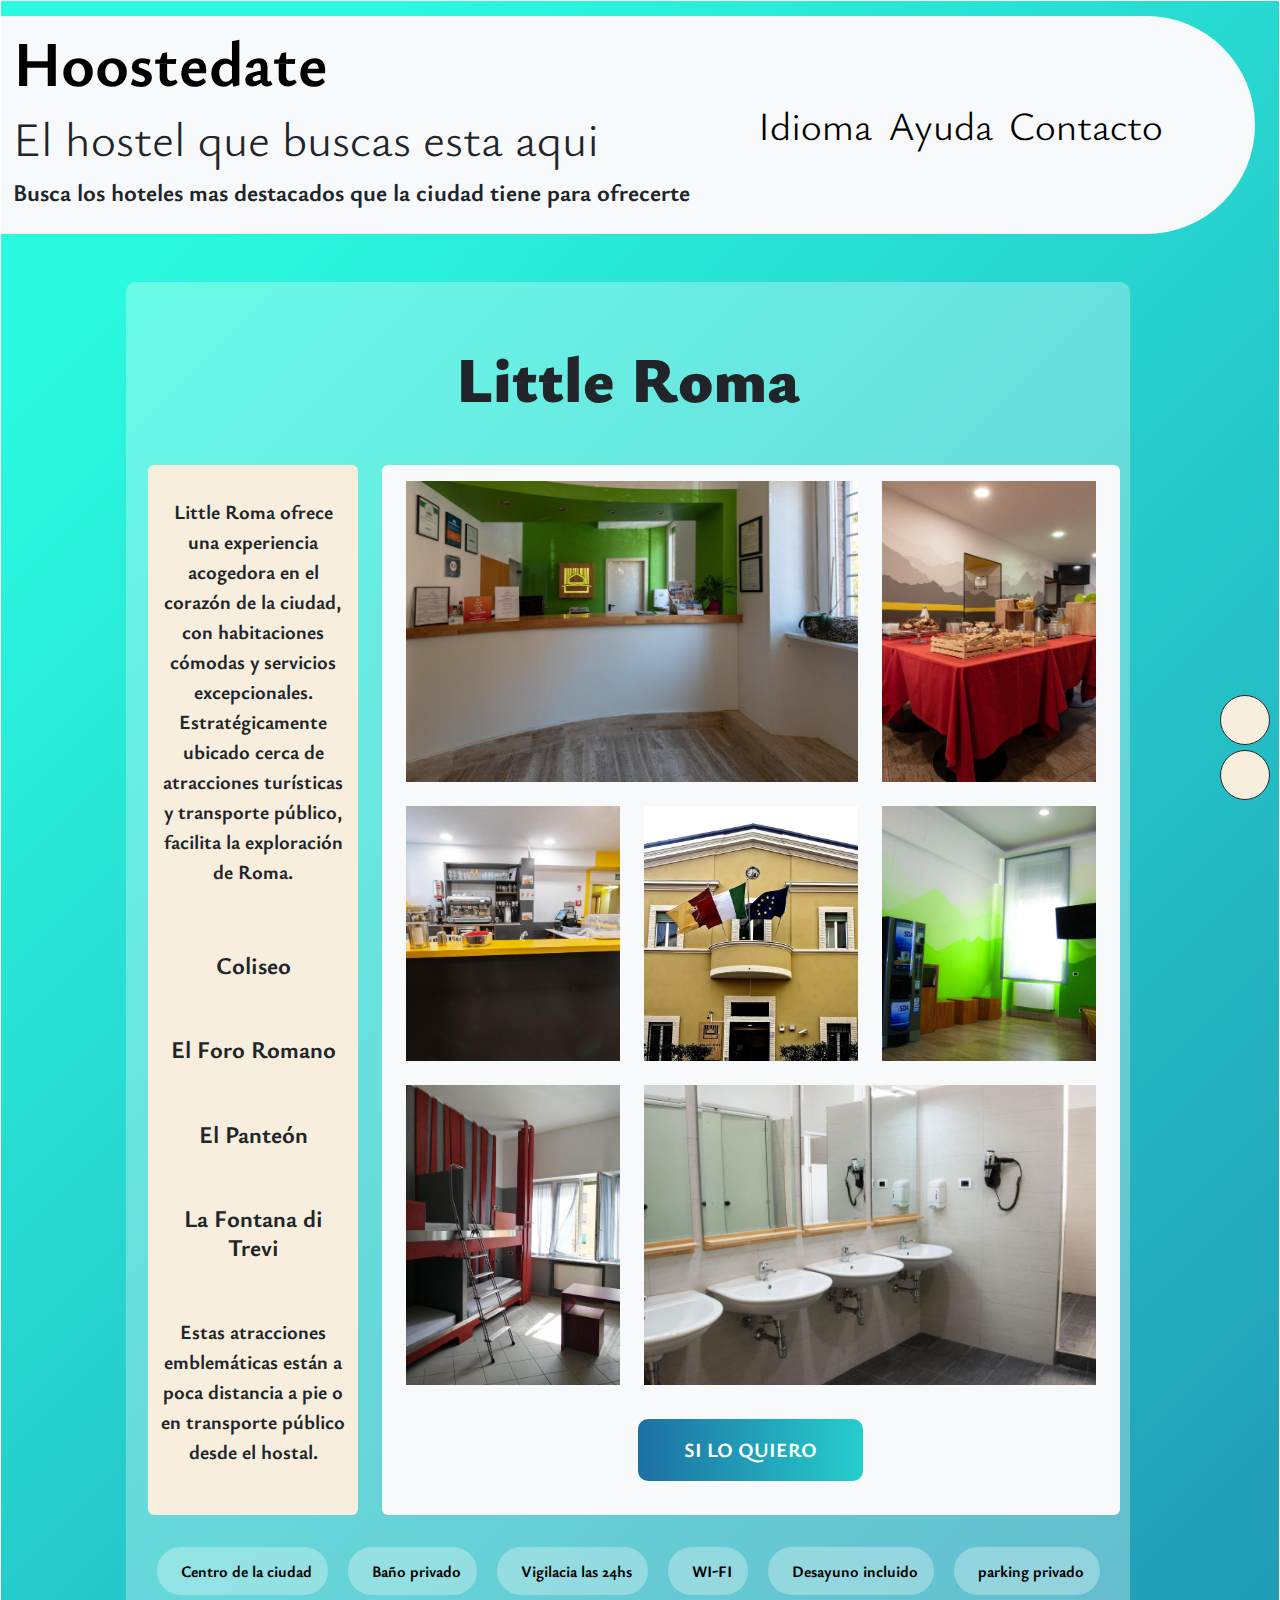
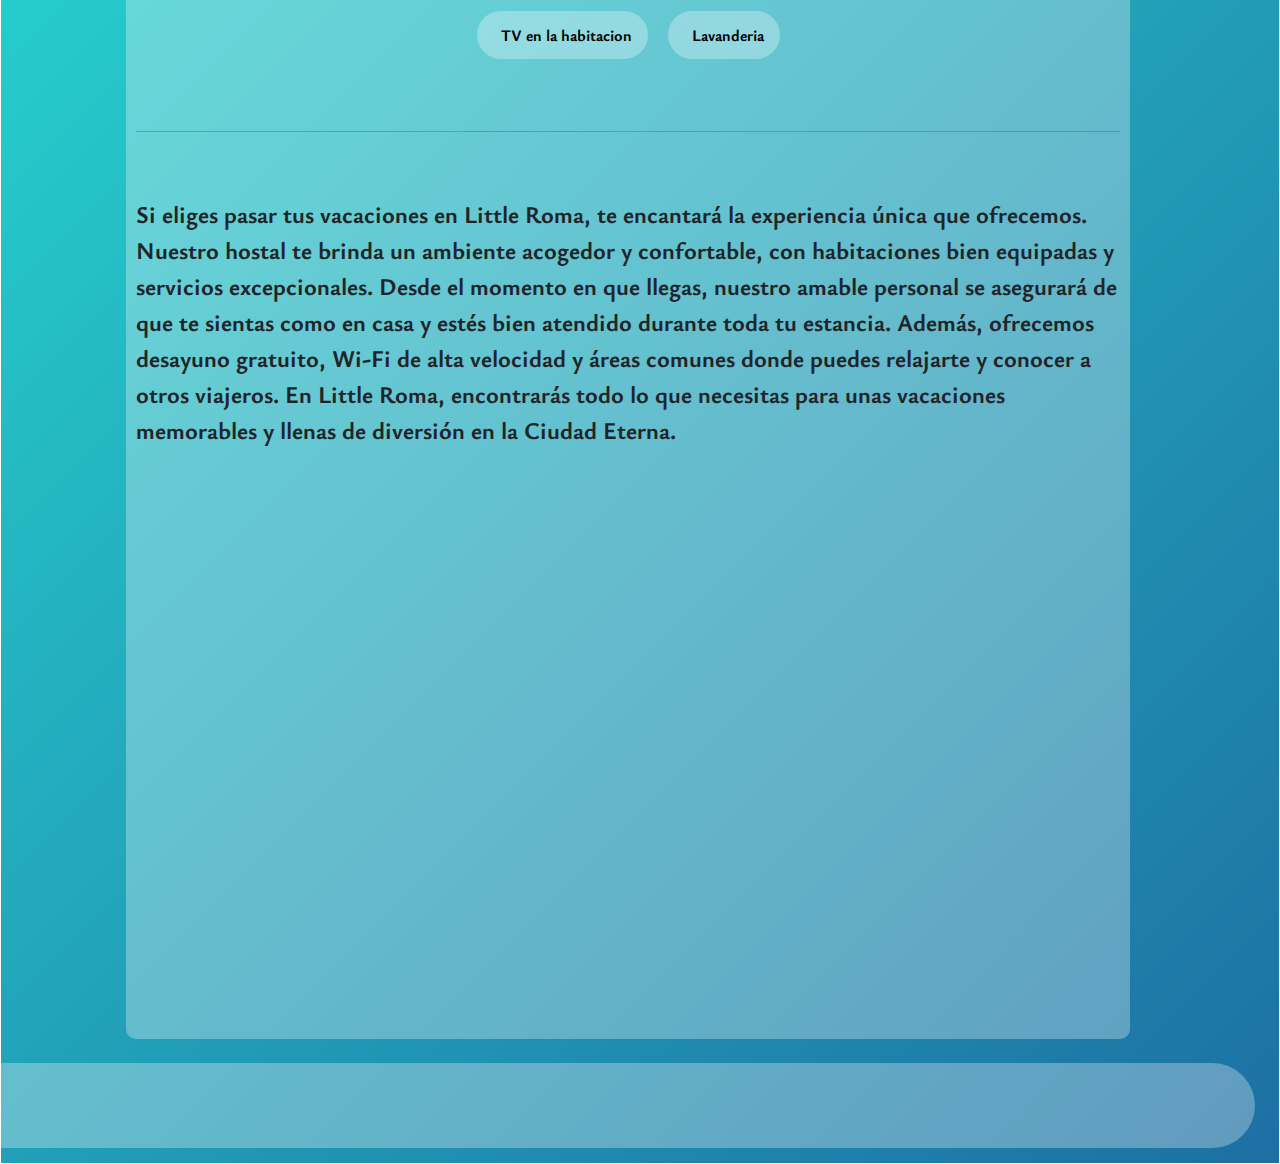
<file: little-roma.html>
<!DOCTYPE html>
<html lang="es">
  <head>
    <meta charset="UTF-8" />
    <meta name="viewport" content="width=device-width, initial-scale=1.0" />
    <meta
      name="keywords"
      content="Little Roma, hostel, alojamiento, hostales en Roma, albergue, hospedaje económico, habitaciones compartidas"
    />
    <meta
      name="description"
      content="¡Bienvenido a Little Roma! Descubre el encanto de Roma mientras te hospedas en nuestro acogedor hostel. Ofrecemos alojamiento económico en habitaciones compartidas o privadas. Explora los sitios históricos y culturales de Roma, como el Coliseo, el Vaticano y la Fontana di Trevi, desde nuestra ubicación céntrica. ¡Haz tu reserva ahora y comienza tu aventura en la Ciudad Eterna con Little Roma!"
    />
    <link href="https://unpkg.com/aos@2.3.1/dist/aos.css" rel="stylesheet" />
    <link
      rel="stylesheet"
      href="https://cdnjs.cloudflare.com/ajax/libs/animate.css/4.1.1/animate.min.css"
    />
    <link
      rel="stylesheet"
      href="https://cdn.jsdelivr.net/npm/bootstrap@5.3.3/dist/css/bootstrap.min.css"
    />
    <link
      rel="stylesheet"
      href="https://cdnjs.cloudflare.com/ajax/libs/font-awesome/6.5.1/css/all.min.css"
      integrity="sha512-DTOQO9RWCH3ppGqcWaEA1BIZOC6xxalwEsw9c2QQeAIftl+Vegovlnee1c9QX4TctnWMn13TZye+giMm8e2LwA=="
      crossorigin="anonymous"
      referrerpolicy="no-referrer"
    />
    <link rel="stylesheet" href="./css/style.css" />
    <title>little roma</title>
    <link rel="icon" href="./img/ico.ico" type="image/x-icon" />
  </head>
  <body class="conteiner ps-0 pe-4">
    <header class="d-flex mb-5 flex-column rounded-end-pill bg-light">
      <nav class="navbar navbar-expand-lg">
        <div class="container-fluid justify-content-start">
          <div class="row">
            <a href="./index.html">
              <h1 class="col-12 fw-bold display-3">Hoostedate</h1></a
            >
            <h2 class="col-12 display-5">El hostel que buscas esta aqui</h2>
            <p class="fs-4">
              Busca los hoteles mas destacados que la ciudad tiene para
              ofrecerte
            </p>
          </div>
          <button
            class="navbar-toggler"
            type="button"
            data-bs-toggle="collapse"
            data-bs-target="#navbarSupportedContent"
            aria-controls="navbarSupportedContent"
            aria-expanded="false"
            aria-label="Toggle navigation"
          >
            <span class="navbar-toggler-icon"></span>
          </button>
          <div
            class="collapse navbar-collapse justify-content-end pe-5"
            id="navbarSupportedContent"
          >
            <div class="navbar-nav mb-2 mb-lg-0 pe-4">
              <!-- Button trigger modal -->
              <button
                class="d-inline-block m-2 display-6 nav-item d-flex justify-content-center no-btn"
                data-bs-toggle="modal"
                data-bs-target="#exampleModal"
              >
                Idioma
              </button>

              <!-- Modal -->
              <div
                class="modal fade"
                id="exampleModal"
                tabindex="-1"
                aria-labelledby="exampleModalLabel"
                aria-hidden="true"
              >
                <div class="modal-dialog">
                  <div class="modal-content color-modal">
                    <div class="modal-header">
                      <h3
                        class="modal-title display-6 fw-bold"
                        id="exampleModalLabel"
                      >
                        Elegí tu idioma
                      </h3>
                      <button
                        type="button"
                        class="btn-close"
                        data-bs-dismiss="modal"
                        aria-label="Close"
                      ></button>
                    </div>
                    <div class="modal-body">
                      <div class="form-check">
                        <input
                          class="form-check-input"
                          type="radio"
                          name="flexRadioDefault"
                          id="flexRadioDefault1"
                        />
                        <label class="form-check-label" for="flexRadioDefault1">
                          Español
                        </label>
                      </div>
                      <div class="form-check">
                        <input
                          class="form-check-input"
                          type="radio"
                          name="flexRadioDefault"
                          id="flexRadioDefault2"
                          checked
                        />
                        <label class="form-check-label" for="flexRadioDefault2">
                          Ingles
                        </label>
                      </div>
                      <div class="form-check">
                        <input
                          class="form-check-input"
                          type="radio"
                          name="flexRadioDefault"
                          id="flexRadioDefault1"
                        />
                        <label class="form-check-label" for="flexRadioDefault1">
                          Italiano
                        </label>
                      </div>
                      <div class="form-check">
                        <input
                          class="form-check-input"
                          type="radio"
                          name="flexRadioDefault"
                          id="flexRadioDefault1"
                        />
                        <label class="form-check-label" for="flexRadioDefault1">
                          Portugues
                        </label>
                      </div>
                    </div>
                    <div class="modal-footer">
                      <button
                        type="button"
                        class="btn btn-modal"
                        data-bs-dismiss="modal"
                      >
                        Cerrar
                      </button>
                    </div>
                  </div>
                </div>
              </div>

              <button
                class="d-inline-block m-2 display-6 nav-item d-flex justify-content-center cursor no-btn"
                data-bs-toggle="modal"
                data-bs-target="#staticBackdrop"
              >
                <!-- Launch static backdrop modal -->
                Ayuda
              </button>

              <!-- Modal -->
              <div
                class="modal fade"
                id="staticBackdrop"
                data-bs-backdrop="static"
                data-bs-keyboard="false"
                tabindex="-1"
                aria-labelledby="staticBackdropLabel"
                aria-hidden="true"
              >
                <div class="modal-dialog">
                  <div class="modal-content color-modal">
                    <div class="modal-header">
                      <h3
                        class="modal-title display-6 fw-bold"
                        id="staticBackdropLabel"
                      >
                        ¿Quienes somos?
                      </h3>
                      <button
                        type="button"
                        class="btn-close"
                        data-bs-dismiss="modal"
                        aria-label="Close"
                      ></button>
                    </div>
                    <div class="modal-body">
                      Somos una plataforma dedicada a ofrecer una amplia
                      selección de hostales alrededor del mundo. Nos destacamos
                      por brindar experiencias únicas y económicas de
                      alojamiento para viajeros de todas partes. Nuestra misión
                      es conectar a los viajeros con alojamientos auténticos y
                      acogedores, facilitando aventuras inolvidables a precios
                      accesibles
                    </div>
                    <div class="modal-footer">
                      <button
                        type="button"
                        class="btn btn-modal"
                        data-bs-dismiss="modal"
                      >
                        Cerrar
                      </button>
                    </div>
                  </div>
                </div>
              </div>

              <!-- Button trigger modal -->
              <button
                class="d-inline-block m-2 display-6 nav-item d-flex justify-content-center no-btn"
                data-bs-toggle="modal"
                data-bs-target="#exampleModal2"
              >
                Contacto
              </button>

              <!-- Modal -->
              <div
                class="modal fade"
                id="exampleModal2"
                tabindex="-1"
                aria-labelledby="exampleModalLabel"
                aria-hidden="true"
              >
                <div class="modal-dialog">
                  <div class="modal-content color-modal">
                    <div class="modal-header">
                      <h3
                        class="modal-title display-6 fw-bold"
                        id="exampleModalLabel"
                      >
                        Seguinos en las redes
                      </h3>
                      <button
                        type="button"
                        class="btn-close"
                        data-bs-dismiss="modal"
                        aria-label="Close"
                      ></button>
                    </div>
                    <div class="modal-body">
                      <p>Email: Hoostedate@outllok.com</p>
                      <p>Telefono: 0800-111-4698</p>
                      <p>WhatsApp: 1151892328</p>
                    </div>
                    <div class="modal-footer">
                      <button
                        type="button"
                        class="btn btn-modal"
                        data-bs-dismiss="modal"
                      >
                        Cerrar
                      </button>
                    </div>
                  </div>
                </div>
              </div>
            </div>
          </div>
        </div>
      </nav>
    </header>
    <section class="section container mb-4">
      <div class="row m-0">
        <h3
          class="text-center display-3 col-12 mt-5 mb-5 fw-bolder animate__animated animate__flipInX"
        >
          Little Roma
        </h3>

        <div class="col-lg-3 pe-lg-4">
          <div
            class="text-center p-2 d-flex rounded flex-column align-items-center justify-content-around terciario h-100"
          >
            <p class="fs-5">
              Little Roma ofrece una experiencia acogedora en el corazón de la
              ciudad, con habitaciones cómodas y servicios excepcionales.
              Estratégicamente ubicado cerca de atracciones turísticas y
              transporte público, facilita la exploración de Roma.
            </p>

            <h6 class="fw-bold fs-4">Coliseo</h6>

            <h6 class="fw-bold fs-4">El Foro Romano</h6>

            <h6 class="fw-bold fs-4">El Panteón</h6>

            <h6 class="fw-bold fs-4">La Fontana di Trevi</h6>

            <p class="fs-5">
              Estas atracciones emblemáticas están a poca distancia a pie o en
              transporte público desde el hostal.
            </p>
          </div>
        </div>

        <div class="col-lg-9 bg-light pt-lg-3 pt-2 mt-4 mt-lg-0 rounded">
          <div class="row mx-0">
            <img
              class="col-md-4 col-lg-8 mb-4 object-fit-cover"
              src="./img/little.jpg"
              alt="Little-roma"
            />
            <img
              class="col-md-4 col-lg-4 mb-4 object-fit-cover"
              src="./img/little2.jpg"
              alt="Little-roma"
            />
            <img
              class="col-md-4 col-lg-4 mb-4 object-fit-cover"
              src="./img/little5.jpg"
              alt="Little-roma"
            />
            <img
              class="col-md-4 col-lg-4 mb-4 object-fit-cover"
              src="./img/little6.jpg"
              alt="Little-roma"
            />
            <img
              class="col-md-4 col-lg-4 mb-4 object-fit-cover"
              src="./img/little7.jpg"
              alt="Little-roma"
            />
            <img
              class="col-md-4 col-lg-4 mb-4 object-fit-cover"
              src="./img/little3.jpg"
              alt="Little-roma"
            />
            <img
              class="col-md-4 col-lg-8 mb-4 object-fit-cover"
              src="./img/little4.jpg"
              alt="Little-roma"
            />
          </div>
          <div class="col-12 text-center mb-4">
            <button class="btn btn-lg btn-color">
              <a href="./datos.html" class="enlace-little">Si lo quiero</a>
            </button>
          </div>
        </div>
      </div>
      <div class="text-center mt-4">
        <div class="badge rounded-pill p-3 fs-6 m-2">
          <i class="me-2 fa-solid fa-house"></i>Centro de la ciudad
        </div>
        <div class="badge rounded-pill p-3 fs-6 m-2">
          <i class="me-2 fa-solid fa-shower"></i>Baño privado
        </div>
        <div class="badge rounded-pill p-3 fs-6 m-2">
          <i class="me-2 fa-solid fa-eye"></i>Vigilacia las 24hs
        </div>
        <div class="badge rounded-pill p-3 fs-6 m-2">
          <i class="me-2 fa-solid fa-wifi"></i>WI-FI
        </div>
        <div class="badge rounded-pill p-3 fs-6 m-2">
          <i class="me-2 fa-solid fa-kitchen-set"></i>Desayuno incluido
        </div>

        <div class="badge rounded-pill p-3 fs-6 m-2">
          <i class="me-2 fa-solid fa-square-parking"></i>parking privado
        </div>
        <div class="badge rounded-pill p-3 fs-6 m-2">
          <i class="me-2 fa-solid fa-square-parking"></i>TV en la habitacion
        </div>

        <div class="badge rounded-pill p-3 fs-6 m-2">
          <i class="me-2 fa-solid fa-jug-detergent"></i>Lavanderia
        </div>
      </div>
      <br /><br />
      <hr />
      <br /><br />
      <div class="row">
        <p class="fs-4 col-12">
          Si eliges pasar tus vacaciones en Little Roma, te encantará la
          experiencia única que ofrecemos. Nuestro hostal te brinda un ambiente
          acogedor y confortable, con habitaciones bien equipadas y servicios
          excepcionales. Desde el momento en que llegas, nuestro amable personal
          se asegurará de que te sientas como en casa y estés bien atendido
          durante toda tu estancia. Además, ofrecemos desayuno gratuito, Wi-Fi
          de alta velocidad y áreas comunes donde puedes relajarte y conocer a
          otros viajeros. En Little Roma, encontrarás todo lo que necesitas para
          unas vacaciones memorables y llenas de diversión en la Ciudad Eterna.
        </p>
      </div>
      <div data-aos="fade-up">
        <div class="card-group mt-5 row mx-0">
          <div class="bg-light rounded p-2 col-12 col-lg-4">
            <img
              src="./img/persona5.jpg"
              class="card-img-top rounded"
              alt="testimonio 3"
            />
            <div class="card-body text-center">
              <h5 class="card-title display-4">Martha</h5>
              <p class="card-text fs-4">
                "Little Roma superó mis expectativas. Ambiente acogedor,
                excelente ubicación y personal amable. ¡Definitivamente
                volveré!"
              </p>
              <p class="card-text">
                <small class="text-body-secondary fs-5"
                  >Nos visitó hace 3 meses</small
                >
              </p>
            </div>
          </div>
          <div
            class="card p-2 bg-light rounded mt-lg-0 mt-2 col-12 col-md-6 col-lg-4"
          >
            <img
              src="./img/persona4.jpg"
              class="card-img-top rounded"
              alt="testimonio 4"
            />
            <div class="card-body text-center">
              <h5 class="card-title display-4">Romina</h5>
              <p class="card-text fs-4">
                "¡Increíble estancia en Little Roma! Ambiente acogedor, personal
                amable y servicios excepcionales. ¡Altamente recomendado!"
              </p>
              <p class="card-text">
                <small class="text-body-secondary fs-5"
                  >Nos visitó hace 2 semanas</small
                >
              </p>
            </div>
          </div>
          <div
            class="p-2 bg-light rounded mt-lg-0 mt-2 col-12 col-md-6 col-lg-4"
          >
            <img
              src="./img/persona3.jpg"
              class="card-img-top rounded"
              alt="testimonio 5"
            />
            <div class="card-body text-center">
              <h5 class="card-title display-4">Natalio</h5>
              <p class="card-text fs-4">
                "Una experiencia inolvidable en Little Roma. Cómodo, céntrico y
                con un equipo atento. ¡Volveré pronto!"
              </p>
              <p class="card-text">
                <small class="text-body-secondary fs-5"
                  >Nos visitó hace 7 meses</small
                >
              </p>
            </div>
          </div>
        </div>
      </div>
      <div>
        <a href="./roma.html"
          ><button
            class="volver terciario border border-dark animate__infinite infinite animate__animated animate__pulse"
          >
            <i class="fa-solid fa-rotate-left"></i></button
        ></a>
      </div>
      <div>
        <a href="./index.html"
          ><button
            class="home terciario border border-dark animate__infinite infinite animate__animated animate__pulse"
          >
            <i class="fa-solid fa-house"></i></button
        ></a>
      </div>
    </section>
    <footer class="rounded-end-pill">
      <a href="https://www.facebook.com/">
        <i class="iconos fa-brands fa-facebook"></i
      ></a>
      <a href="https://www.instagram.com/">
        <i class="iconos fa-brands fa-instagram"></i
      ></a>
      <a href="https://twitter.com/">
        <i class="iconos fa-brands fa-x-twitter"></i
      ></a>
    </footer>

    <script
      src="https://cdn.jsdelivr.net/npm/@popperjs/core@2.11.8/dist/umd/popper.min.js"
      integrity="sha384-I7E8VVD/ismYTF4hNIPjVp/Zjvgyol6VFvRkX/vR+Vc4jQkC+hVqc2pM8ODewa9r"
      crossorigin="anonymous"
    ></script>
    <script
      src="https://cdn.jsdelivr.net/npm/bootstrap@5.3.3/dist/js/bootstrap.min.js"
      integrity="sha384-0pUGZvbkm6XF6gxjEnlmuGrJXVbNuzT9qBBavbLwCsOGabYfZo0T0to5eqruptLy"
      crossorigin="anonymous"
    ></script>
    <script src="https://unpkg.com/aos@2.3.1/dist/aos.js"></script>

    <script>
      AOS.init();
    </script>
  </body>
</html>
</file>
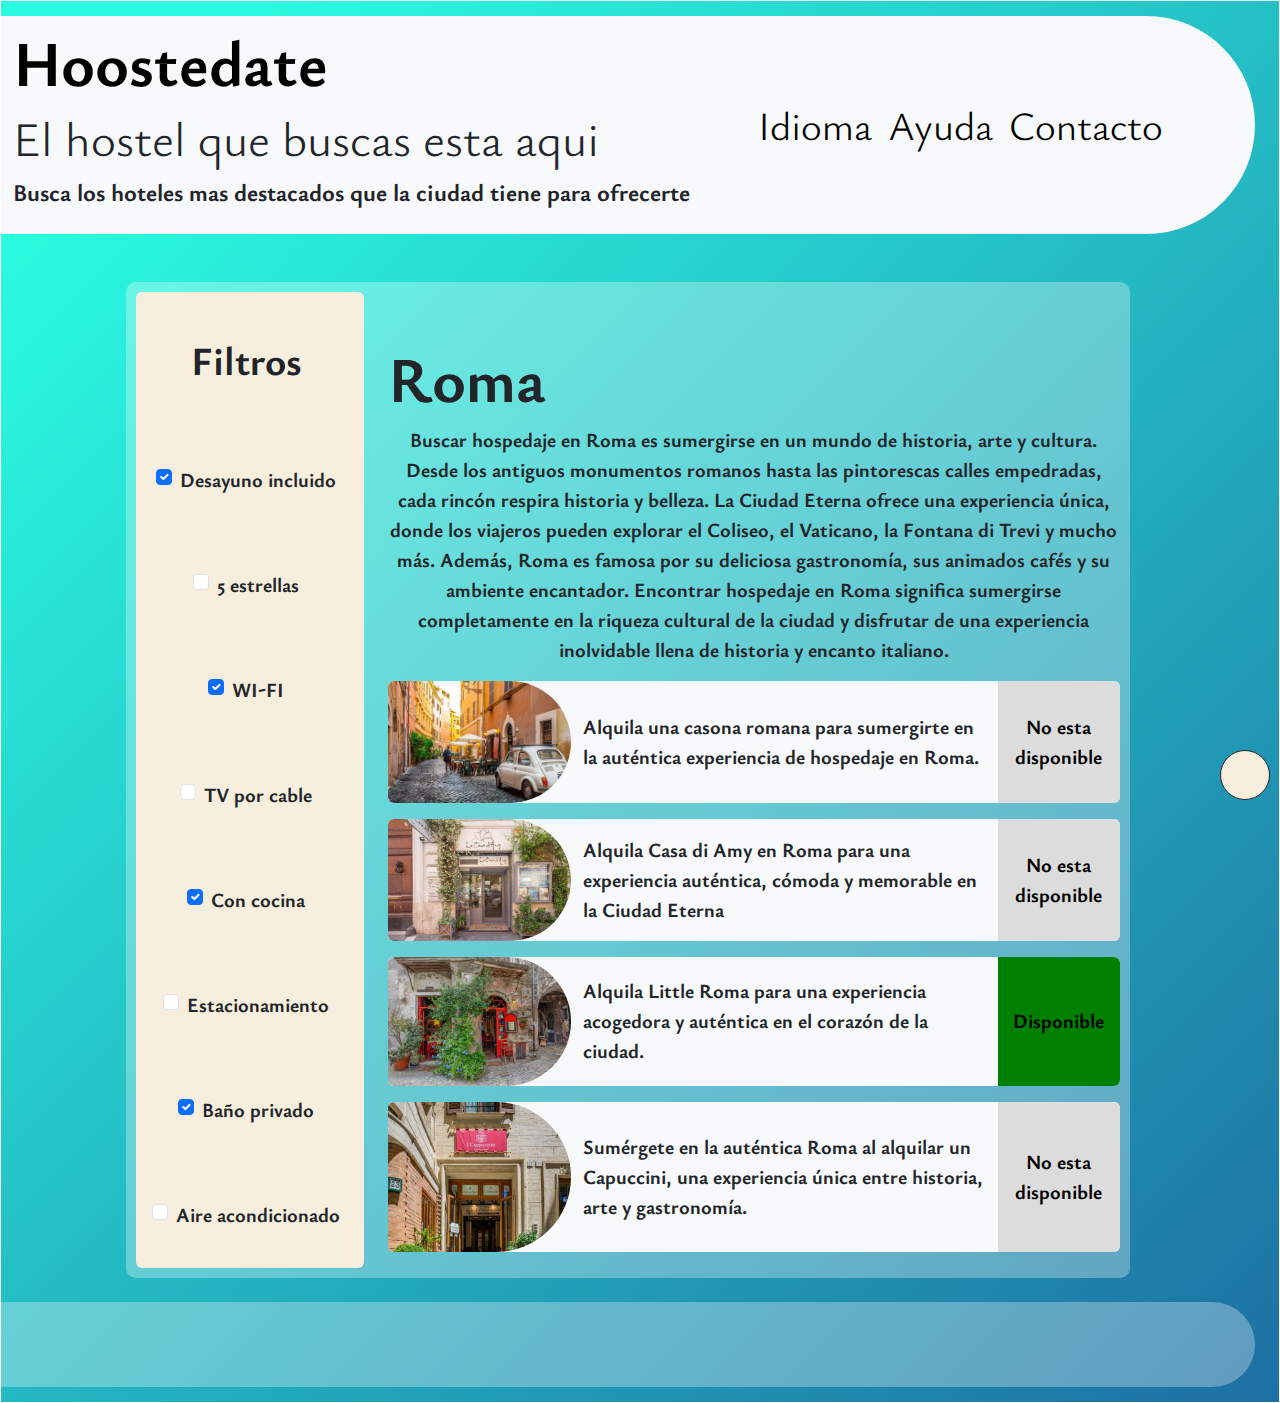
<file: roma.html>
<!DOCTYPE html>
<html lang="es">
  <head>
    <meta charset="UTF-8" />
    <meta name="viewport" content="width=device-width, initial-scale=1.0" />
    <meta
      name="keywords"
      content="hostales en Roma, albergues en Roma, hospedaje en Roma, alojamiento económico en Roma, reservas de hostales en Roma"
    />
    <meta
      name="description"
      content="Encuentra los mejores hostales en Roma para tu próxima visita a la Ciudad Eterna. Descubre alojamientos económicos y acogedores en ubicaciones privilegiadas. Reserva dormitorios compartidos o habitaciones privadas en hostales céntricos de Roma. Planifica tu viaje y explora los encantos históricos y culturales de esta ciudad milenaria. ¡Haz tu reserva ahora y vive una experiencia inolvidable en Roma!"
    />
    <link
      rel="stylesheet"
      href="https://cdnjs.cloudflare.com/ajax/libs/animate.css/4.1.1/animate.min.css"
    />
    <link
      rel="stylesheet"
      href="https://cdn.jsdelivr.net/npm/bootstrap@5.3.3/dist/css/bootstrap.min.css"
    />
    <link
      rel="stylesheet"
      href="https://cdnjs.cloudflare.com/ajax/libs/font-awesome/6.5.1/css/all.min.css"
      integrity="sha512-DTOQO9RWCH3ppGqcWaEA1BIZOC6xxalwEsw9c2QQeAIftl+Vegovlnee1c9QX4TctnWMn13TZye+giMm8e2LwA=="
      crossorigin="anonymous"
      referrerpolicy="no-referrer"
    />
    <link rel="stylesheet" href="./css/style.css" />
    <title>Roma</title>
    <link rel="icon" href="./img/ico.ico" type="image/x-icon" />
  </head>
  <body class="conteiner ps-0 pe-4">
    <header class="d-flex mb-5 flex-column rounded-end-pill bg-light">
      <nav class="navbar navbar-expand-lg">
        <div class="container-fluid justify-content-start">
          <div class="row">
            <a href="./index.html">
              <h1 class="col-12 fw-bold display-3">Hoostedate</h1></a
            >
            <h2 class="col-12 display-5">El hostel que buscas esta aqui</h2>
            <p class="fs-4">
              Busca los hoteles mas destacados que la ciudad tiene para
              ofrecerte
            </p>
          </div>
          <button
            class="navbar-toggler"
            type="button"
            data-bs-toggle="collapse"
            data-bs-target="#navbarSupportedContent"
            aria-controls="navbarSupportedContent"
            aria-expanded="false"
            aria-label="Toggle navigation"
          >
            <span class="navbar-toggler-icon"></span>
          </button>
          <div
            class="collapse navbar-collapse justify-content-end pe-5"
            id="navbarSupportedContent"
          >
            <div class="navbar-nav mb-2 mb-lg-0 pe-4">
              <!-- Button trigger modal -->
              <button
                class="d-inline-block m-2 display-6 nav-item d-flex justify-content-center no-btn"
                data-bs-toggle="modal"
                data-bs-target="#exampleModal"
              >
                Idioma
              </button>

              <!-- Modal -->
              <div
                class="modal fade"
                id="exampleModal"
                tabindex="-1"
                aria-labelledby="exampleModalLabel"
                aria-hidden="true"
              >
                <div class="modal-dialog">
                  <div class="modal-content color-modal">
                    <div class="modal-header">
                      <h3
                        class="modal-title display-6 fw-bold"
                        id="exampleModalLabel"
                      >
                        Elegí tu idioma
                      </h3>
                      <button
                        type="button"
                        class="btn-close"
                        data-bs-dismiss="modal"
                        aria-label="Close"
                      ></button>
                    </div>
                    <div class="modal-body">
                      <div class="form-check">
                        <input
                          class="form-check-input"
                          type="radio"
                          name="flexRadioDefault"
                          id="flexRadioDefault1"
                        />
                        <label class="form-check-label" for="flexRadioDefault1">
                          Español
                        </label>
                      </div>
                      <div class="form-check">
                        <input
                          class="form-check-input"
                          type="radio"
                          name="flexRadioDefault"
                          id="flexRadioDefault2"
                          checked
                        />
                        <label class="form-check-label" for="flexRadioDefault2">
                          Ingles
                        </label>
                      </div>
                      <div class="form-check">
                        <input
                          class="form-check-input"
                          type="radio"
                          name="flexRadioDefault"
                          id="flexRadioDefault1"
                        />
                        <label class="form-check-label" for="flexRadioDefault1">
                          Italiano
                        </label>
                      </div>
                      <div class="form-check">
                        <input
                          class="form-check-input"
                          type="radio"
                          name="flexRadioDefault"
                          id="flexRadioDefault1"
                        />
                        <label class="form-check-label" for="flexRadioDefault1">
                          Portugues
                        </label>
                      </div>
                    </div>
                    <div class="modal-footer">
                      <button
                        type="button"
                        class="btn btn-modal"
                        data-bs-dismiss="modal"
                      >
                        Cerrar
                      </button>
                    </div>
                  </div>
                </div>
              </div>

              <button
                class="d-inline-block m-2 display-6 nav-item d-flex justify-content-center cursor no-btn"
                data-bs-toggle="modal"
                data-bs-target="#staticBackdrop"
              >
                <!-- Launch static backdrop modal -->
                Ayuda
              </button>

              <!-- Modal -->
              <div
                class="modal fade"
                id="staticBackdrop"
                data-bs-backdrop="static"
                data-bs-keyboard="false"
                tabindex="-1"
                aria-labelledby="staticBackdropLabel"
                aria-hidden="true"
              >
                <div class="modal-dialog">
                  <div class="modal-content color-modal">
                    <div class="modal-header">
                      <h3
                        class="modal-title display-6 fw-bold"
                        id="staticBackdropLabel"
                      >
                        ¿Quienes somos?
                      </h3>
                      <button
                        type="button"
                        class="btn-close"
                        data-bs-dismiss="modal"
                        aria-label="Close"
                      ></button>
                    </div>
                    <div class="modal-body">
                      Somos una plataforma dedicada a ofrecer una amplia
                      selección de hostales alrededor del mundo. Nos destacamos
                      por brindar experiencias únicas y económicas de
                      alojamiento para viajeros de todas partes. Nuestra misión
                      es conectar a los viajeros con alojamientos auténticos y
                      acogedores, facilitando aventuras inolvidables a precios
                      accesibles
                    </div>
                    <div class="modal-footer">
                      <button
                        type="button"
                        class="btn btn-modal"
                        data-bs-dismiss="modal"
                      >
                        Cerrar
                      </button>
                    </div>
                  </div>
                </div>
              </div>

              <!-- Button trigger modal -->
              <button
                class="d-inline-block m-2 display-6 nav-item d-flex justify-content-center no-btn"
                data-bs-toggle="modal"
                data-bs-target="#exampleModal2"
              >
                Contacto
              </button>

              <!-- Modal -->
              <div
                class="modal fade"
                id="exampleModal2"
                tabindex="-1"
                aria-labelledby="exampleModalLabel"
                aria-hidden="true"
              >
                <div class="modal-dialog">
                  <div class="modal-content color-modal">
                    <div class="modal-header">
                      <h3
                        class="modal-title display-6 fw-bold"
                        id="exampleModalLabel"
                      >
                        Seguinos en las redes
                      </h3>
                      <button
                        type="button"
                        class="btn-close"
                        data-bs-dismiss="modal"
                        aria-label="Close"
                      ></button>
                    </div>
                    <div class="modal-body">
                      <p>Email: Hoostedate@outllok.com</p>
                      <p>Telefono: 0800-111-4698</p>
                      <p>WhatsApp: 1151892328</p>
                    </div>
                    <div class="modal-footer">
                      <button
                        type="button"
                        class="btn btn-modal"
                        data-bs-dismiss="modal"
                      >
                        Cerrar
                      </button>
                    </div>
                  </div>
                </div>
              </div>
            </div>
          </div>
        </div>
      </nav>
    </header>
    <section class="section mb-4">
      <div class="row">
        <div class="col-md-3">
          <div
            class="rounded terciario flex-column d-flex flex-column align-items-center justify-content-around h-100 pe-2"
          >
            <p class="fs-1 text-center fw-bold mb-0">Filtros</p>

            <div class="form-check my-2 my-md-0">
              <input
                class="form-check-input"
                type="checkbox"
                value=""
                id="flexCheckChecked"
                checked
              />
              <label class="form-check-label fs-5" for="flexCheckChecked">
                Desayuno incluido
              </label>
            </div>
            <div class="form-check my-2 my-md-0">
              <input
                class="form-check-input"
                type="checkbox"
                value=""
                id="flexCheckDefault"
              />
              <label class="form-check-label fs-5" for="flexCheckDefault">
                5 estrellas
              </label>
            </div>
            <div class="form-check my-2 my-md-0">
              <input
                class="form-check-input"
                type="checkbox"
                value=""
                id="flexCheckChecked"
                checked
              />
              <label class="form-check-label fs-5" for="flexCheckChecked">
                WI-FI
              </label>
            </div>
            <div class="form-check my-2 my-md-0">
              <input
                class="form-check-input"
                type="checkbox"
                value=""
                id="flexCheckDefault"
              />
              <label class="form-check-label fs-5" for="flexCheckDefault">
                TV por cable
              </label>
            </div>
            <div class="form-check my-2 my-md-0">
              <input
                class="form-check-input"
                type="checkbox"
                value=""
                id="flexCheckChecked"
                checked
              />
              <label class="form-check-label fs-5" for="flexCheckChecked">
                Con cocina
              </label>
            </div>
            <div class="form-check my-2 my-md-0">
              <input
                class="form-check-input"
                type="checkbox"
                value=""
                id="flexCheckDefault"
              />
              <label class="form-check-label fs-5" for="flexCheckDefault">
                Estacionamiento
              </label>
            </div>
            <div class="form-check my-2 my-md-0">
              <input
                class="form-check-input"
                type="checkbox"
                value=""
                id="flexCheckChecked"
                checked
              />
              <label class="form-check-label fs-5" for="flexCheckChecked">
                Baño privado
              </label>
            </div>
            <div class="form-check my-2 my-md-0">
              <input
                class="form-check-input"
                type="checkbox"
                value=""
                id="flexCheckDefault"
              />
              <label class="form-check-label fs-5" for="flexCheckDefault">
                Aire acondicionado
              </label>
            </div>
          </div>
        </div>

        <div class="col-md-9 mt-md-0 mt-5">
          <div class="row align-items-center">
            <h3 class="display-3 fw-bold mt-5">Roma</h3>

            <p class="text-center fs-5">
              Buscar hospedaje en Roma es sumergirse en un mundo de historia,
              arte y cultura. Desde los antiguos monumentos romanos hasta las
              pintorescas calles empedradas, cada rincón respira historia y
              belleza. La Ciudad Eterna ofrece una experiencia única, donde los
              viajeros pueden explorar el Coliseo, el Vaticano, la Fontana di
              Trevi y mucho más. Además, Roma es famosa por su deliciosa
              gastronomía, sus animados cafés y su ambiente encantador.
              Encontrar hospedaje en Roma significa sumergirse completamente en
              la riqueza cultural de la ciudad y disfrutar de una experiencia
              inolvidable llena de historia y encanto italiano.
            </p>
          </div>
          <!-- row -->
          <div class="row mb-3 bg-light rounded m-0 overflow-hidden">
            <div class="col-lg-3 bg-light p-0">
              <img
                src="./img/roma2.jpg"
                class="img-fluid img-little"
                alt="..."
              />
            </div>
            <div class="col-lg-7 d-flex align-items-center">
              <p class="card-text fs-5">
                Alquila una casona romana para sumergirte en la auténtica
                experiencia de hospedaje en Roma.
              </p>
            </div>
            <div class="col-lg-2 p-0">
              <button
                class="col-lg-2 border-0 fs-5 w-100 h-100 alquilar no-disponible"
                data-bs-toggle="modal"
                data-bs-target="#staticBackdrop4"
              >
                No esta disponible
              </button>
              <div
                class="modal fade"
                id="staticBackdrop4"
                data-bs-backdrop="static"
                data-bs-keyboard="false"
                tabindex="-1"
                aria-labelledby="staticBackdropLabel"
                aria-hidden="true"
              >
                <div class="modal-dialog">
                  <div class="modal-content">
                    <div class="modal-header">
                      <h1 class="modal-title fw-bold" id="staticBackdropLabel">
                        Ya no esta disponible
                      </h1>
                      <button
                        type="button"
                        class="btn-close"
                        data-bs-dismiss="modal"
                        aria-label="Close"
                      ></button>
                    </div>
                  </div>
                </div>
              </div>
            </div>
          </div>
          <!-- row2 -->
          <div class="row mb-3 bg-light rounded m-0 overflow-hidden">
            <div class="col-lg-3 bg-light p-0">
              <img
                src="./img/roma3.jpg"
                class="img-fluid img-little"
                alt="..."
              />
            </div>
            <div class="col-lg-7 d-flex align-items-center">
              <p class="card-text fs-5">
                Alquila Casa di Amy en Roma para una experiencia auténtica,
                cómoda y memorable en la Ciudad Eterna
              </p>
            </div>
            <div class="col-lg-2 p-0">
              <button
                class="col-lg-2 border-0 fs-5 w-100 h-100 alquilar no-disponible"
                data-bs-toggle="modal"
                data-bs-target="#staticBackdrop4"
              >
                No esta disponible
              </button>
              <div
                class="modal fade"
                id="staticBackdrop4"
                data-bs-backdrop="static"
                data-bs-keyboard="false"
                tabindex="-1"
                aria-labelledby="staticBackdropLabel"
                aria-hidden="true"
              >
                <div class="modal-dialog">
                  <div class="modal-content">
                    <div class="modal-header">
                      <h1 class="modal-title fw-bold" id="staticBackdropLabel">
                        Ya no esta disponible
                      </h1>
                      <button
                        type="button"
                        class="btn-close"
                        data-bs-dismiss="modal"
                        aria-label="Close"
                      ></button>
                    </div>
                  </div>
                </div>
              </div>
            </div>
          </div>
          <!-- row3 -->
          <div class="row mb-3 bg-light rounded m-0 overflow-hidden">
            <div class="col-lg-3 bg-light p-0">
              <img
                src="./img/little-roma.jpg"
                class="img-fluid img-little"
                alt="..."
              />
            </div>
            <div class="col-lg-7 d-flex align-items-center">
              <p class="card-text fs-5">
                Alquila Little Roma para una experiencia acogedora y auténtica
                en el corazón de la ciudad.
              </p>
            </div>
            <div class="col-lg-2 p-0">
              <!-- <a
                href="./little-roma.html"
                class="d-flex flex-column align-items-center justify-content-center col-lg-2 border-0 alquilar disponible"
              >
                Disponible
              </a> -->
              <a
                href="./little-roma.html"
                class="col-lg-2 border-0 fs-5 d-flex align-items-center justify-content-center w-100 h-100 alquilar"
              >
                Disponible
              </a>
            </div>
          </div>
          <!-- row4 -->
          <div class="row mb-3 bg-light rounded m-0 overflow-hidden">
            <div class="col-lg-3 bg-light p-0 h-100">
              <img
                src="./img/roma4.jpg"
                class="img-fluid img-little"
                alt="..."
              />
            </div>
            <div class="col-lg-7 d-flex align-items-center">
              <p class="card-text fs-5">
                Sumérgete en la auténtica Roma al alquilar un Capuccini, una
                experiencia única entre historia, arte y gastronomía.
              </p>
            </div>
            <div class="col-lg-2 p-0">
              <button
                class="col-lg-2 border-0 fs-5 w-100 h-100 alquilar no-disponible"
                data-bs-toggle="modal"
                data-bs-target="#staticBackdrop4"
              >
                No esta disponible
              </button>
              <div
                class="modal fade"
                id="staticBackdrop4"
                data-bs-backdrop="static"
                data-bs-keyboard="false"
                tabindex="-1"
                aria-labelledby="staticBackdropLabel"
                aria-hidden="true"
              >
                <div class="modal-dialog">
                  <div class="modal-content">
                    <div class="modal-header">
                      <h1 class="modal-title fw-bold" id="staticBackdropLabel">
                        Ya no esta disponible
                      </h1>
                      <button
                        type="button"
                        class="btn-close"
                        data-bs-dismiss="modal"
                        aria-label="Close"
                      ></button>
                    </div>
                  </div>
                </div>
              </div>
            </div>
          </div>
          <!-- fin -->
          <!-- <div
            class="card card-roma justify-content-md-between border-0 px-0 mb-3"
          >
            <div class="row g-0 d-flex align-items-center">
              <div class="col-lg-4 card-roma-img">
                <img
                  src="./img/roma3.jpg"
                  class="img-fluid img-little"
                  alt="..."
                />
              </div>
              <div class="col-lg-6">
                <div class="card-body">
                  <p class="card-text">
                    Alquila Casa di Amy en Roma para una experiencia auténtica,
                    cómoda y memorable en la Ciudad Eterna
                  </p>
                </div>
              </div>
              <button
                class="col-lg-2 border-0 alquilar no-disponible"
                data-bs-toggle="modal"
                data-bs-target="#staticBackdrop4"
              >
                No esta disponible
              </button>
            </div>

            <!-- Modal -->
          <!-- <div
              class="modal fade"
              id="staticBackdrop4"
              data-bs-backdrop="static"
              data-bs-keyboard="false"
              tabindex="-1"
              aria-labelledby="staticBackdropLabel"
              aria-hidden="true"
            >
              <div class="modal-dialog">
                <div class="modal-content color-modal">
                  <div class="modal-header">
                    <h1 class="modal-title fw-bold" id="staticBackdropLabel">
                      Casa di Ami ya no esta disponible
                    </h1>
                    <button
                      type="button"
                      class="btn-close"
                      data-bs-dismiss="modal"
                      aria-label="Close"
                    ></button>
                  </div>
                  <div class="modal-body">
                    Ya no quedan habitaciones disponibles
                  </div>
                </div>
              </div>
            </div> -->
          <!-- </div>  -->
          <!-- <div
            class="card card-roma justify-content-md-between border-0 px-0 mb-3"
          >
            <div class="row g-0 d-flex align-items-center">
              <div class="col-lg-4 card-roma-img">
                <img
                  src="./img/little-roma.jpg"
                  class="img-fluid img-little"
                  alt="..."
                />
              </div>
              <div class="col-lg-6">
                <div class="card-body">
                  <p class="card-text">
                    Alquila Little Roma para una experiencia acogedora y
                    auténtica en el corazón de la ciudad.
                  </p>
                </div>
              </div>
            </div>

            <a
              href="./little-roma.html"
              class="d-flex flex-column align-items-center justify-content-center col-lg-2 border-0 alquilar disponible"
            >
              Disponible
            </a>
          </div> -->
          <!-- <div
            class="card card-roma justify-content-md-between border-0 px-0 mb-3"
          >
            <div class="row g-0 d-flex align-items-center">
              <div class="col-lg-4 card-roma-img">
                <img
                  src="./img/roma4.jpg"
                  class="img-fluid img-little"
                  alt="..."
                />
              </div>
              <div class="col-lg-6">
                <div class="card-body">
                  <p class="card-text">
                    Sumérgete en la auténtica Roma al alquilar un Capuccini, una
                    experiencia única entre historia, arte y gastronomía.
                  </p>
                </div>
              </div>
            </div>

            <button
              class="col-lg-2 border-0 alquilar no-disponible"
              data-bs-toggle="modal"
              data-bs-target="#staticBackdrop3"
            >
              No esta disponible
            </button>

            <div
              class="modal fade"
              id="staticBackdrop3"
              data-bs-backdrop="static"
              data-bs-keyboard="false"
              tabindex="-1"
              aria-labelledby="staticBackdropLabel"
              aria-hidden="true"
            >
              <div class="modal-dialog">
                <div class="modal-content color-modal">
                  <div class="modal-header">
                    <h1 class="modal-title fw-bold" id="staticBackdropLabel">
                      Capuccini ya no esta disponible
                    </h1>
                    <button
                      type="button"
                      class="btn-close"
                      data-bs-dismiss="modal"
                      aria-label="Close"
                    ></button>
                  </div>
                  <div class="modal-body">
                    Ya no quedan habitaciones disponibles
                  </div>
                </div>
              </div>
            </div>
          </div> -->
        </div>
      </div>

      <div>
        <a href="./index.html"
          ><button
            class="volver terciario border border-dark animate__infinite infinite animate__animated animate__pulse"
          >
            <i class="fa-solid fa-rotate-left"></i></button
        ></a>
      </div>
    </section>
    <footer class="rounded-end-pill">
      <a href="https://www.facebook.com/">
        <i class="iconos fa-brands fa-facebook"></i
      ></a>
      <a href="https://www.instagram.com/">
        <i class="iconos fa-brands fa-instagram"></i
      ></a>
      <a href="https://twitter.com/">
        <i class="iconos fa-brands fa-x-twitter"></i
      ></a>
    </footer>

    <script
      src="https://cdn.jsdelivr.net/npm/@popperjs/core@2.11.8/dist/umd/popper.min.js"
      integrity="sha384-I7E8VVD/ismYTF4hNIPjVp/Zjvgyol6VFvRkX/vR+Vc4jQkC+hVqc2pM8ODewa9r"
      crossorigin="anonymous"
    ></script>
    <script
      src="https://cdn.jsdelivr.net/npm/bootstrap@5.3.3/dist/js/bootstrap.min.js"
      integrity="sha384-0pUGZvbkm6XF6gxjEnlmuGrJXVbNuzT9qBBavbLwCsOGabYfZo0T0to5eqruptLy"
      crossorigin="anonymous"
    ></script>
  </body>
</html>
</file>
<file: css/style.css>
@import url("https://fonts.googleapis.com/css2?family=Ysabeau:ital,wght@0,185;1,185&display=swap");
* {
  margin: 0;
  padding: 0;
  box-sizing: border-box;
  font-family: "Ysabeau", sans-serif;
  font-weight: bold;
}

body {
  padding: 15px;
  background: linear-gradient(135deg, #2afadf 10%, #1d6fa3 100%);
  border: 1px solid white;
  box-sizing: border-box;
}
body .section {
  width: 80%;
  margin: 0 auto;
  background-color: rgba(255, 255, 255, 0.3);
  border-radius: 10px;
  padding: 10px;
}

.secundario {
  background: #2afadf;
}

.carrousel img {
  width: 70%;
  height: 50%;
  -o-object-fit: cover;
     object-fit: cover;
}

.btn-color {
  margin: 10px;
  padding: 15px 45px;
  text-align: center;
  text-transform: uppercase;
  transition: 0.5s;
  background-size: 200% auto;
  color: #fff;
  border-radius: 10px;
  background-image: linear-gradient(to right, #1d6fa3 0%, #26d0ce 51%, #1d6fa3 100%);
}

.btn-color:hover {
  background-position: right center;
  color: #fff;
  text-decoration: none;
}

.card__img {
  width: 250px;
  height: 250px;
  border-radius: 50%;
  -o-object-fit: cover;
     object-fit: cover;
  border: 5px solid #2afadf;
}

.terciario {
  background: #f7eedd;
}

.felecidades {
  background: #f7eedd;
}

.no-btn {
  border: none;
  background: none;
  transition: 0.3s;
}

.no-btn:hover {
  color: #26d0ce;
  transform: scale(1.2);
}

.cursor {
  cursor: pointer;
}

.form-input input {
  margin: 2px;
  width: 160px;
  padding: 10px;
  border-radius: 5px;
  outline: none;
  border: none;
  background: #f7eedd;
  border-bottom: 3px solid #2afadf;
  border-left: 3px solid #2afadf;
}
.form-input input::-moz-placeholder {
  font-size: 20px;
  color: black;
}
.form-input input::placeholder {
  font-size: 20px;
  color: black;
}

.images img {
  width: 100%;
  height: 100%;
  -o-object-fit: cover;
     object-fit: cover;
}

.color-modal {
  background: #f7eedd;
}
.color-modal .btn-modal {
  background: #2afadf;
  color: black;
}

.form-datos input {
  background: #f7eedd;
  font-weight: bold;
}
.form-datos input:focus {
  background: #f7eedd;
  border: none;
  color: black;
}

footer {
  background: rgba(255, 255, 255, 0.3);
  margin-top: 15px;
  width: 100%;
  height: 85px;
  display: flex;
  align-items: center;
  justify-content: space-around;
}

.iconos {
  color: white;
  text-align: center;
  font-size: 40px;
  display: inline-block;
}

.card-roma-img {
  width: 250px;
  height: 150px;
}
.card-roma-img img {
  width: 100%;
  height: 100%;
  border-top-left-radius: 5px;
  border-bottom-left-radius: 5px;
  -o-object-fit: cover;
     object-fit: cover;
}

a {
  color: black;
  text-decoration: none;
}

.enlace-little {
  color: white;
}

.card-roma {
  display: flex;
  flex-direction: row;
  align-items: stretch;
  justify-content: space-around;
  width: 95%;
  background-size: cover;
  margin: 0;
}

.alquilar {
  border-top-right-radius: 5px;
  border-bottom-right-radius: 5px;
  background: green;
}

.no-disponible {
  background: gainsboro;
}

.volver, .home {
  padding: 10px 10px;
  font-size: 16px;
  width: 50px;
  height: 50px;
  color: black;
  border: none;
  border-radius: 50%;
  cursor: pointer;
  position: fixed;
  right: 10px;
  bottom: 100px;
}

.img-little {
  border-radius: 0 80px 80px 0;
  max-height: 150px;
  -o-object-fit: cover;
     object-fit: cover;
  width: 100%;
}

.home {
  margin-bottom: 5px;
  right: 10px;
  bottom: 150px;
}

.badge {
  background: rgba(255, 255, 255, 0.3);
  color: black;
}

/* /////////// media querys////////// */
@media screen and (max-width: 992px) {
  .section__form form {
    display: flex;
    flex-direction: column;
    justify-content: space-around;
    align-items: flex-start;
  }
  .section__form input {
    width: 200px;
    padding: 5px;
    margin: 15px;
  }
  .card-roma {
    display: flex;
    flex-direction: row;
    align-items: stretch;
    justify-content: space-around;
    flex-direction: column;
    width: 200px;
  }
  .card-roma img {
    border-top-right-radius: 5px;
    border-bottom-left-radius: 0;
  }
  .card-roma .card-roma-img {
    width: 200px;
    height: 150px;
  }
  .card-roma .alquilar {
    height: 60px;
    border-top-right-radius: 0;
    border-bottom-left-radius: 5px;
  }
  .img-little {
    border-radius: 0;
  }
}/*# sourceMappingURL=style.css.map */
</file>
